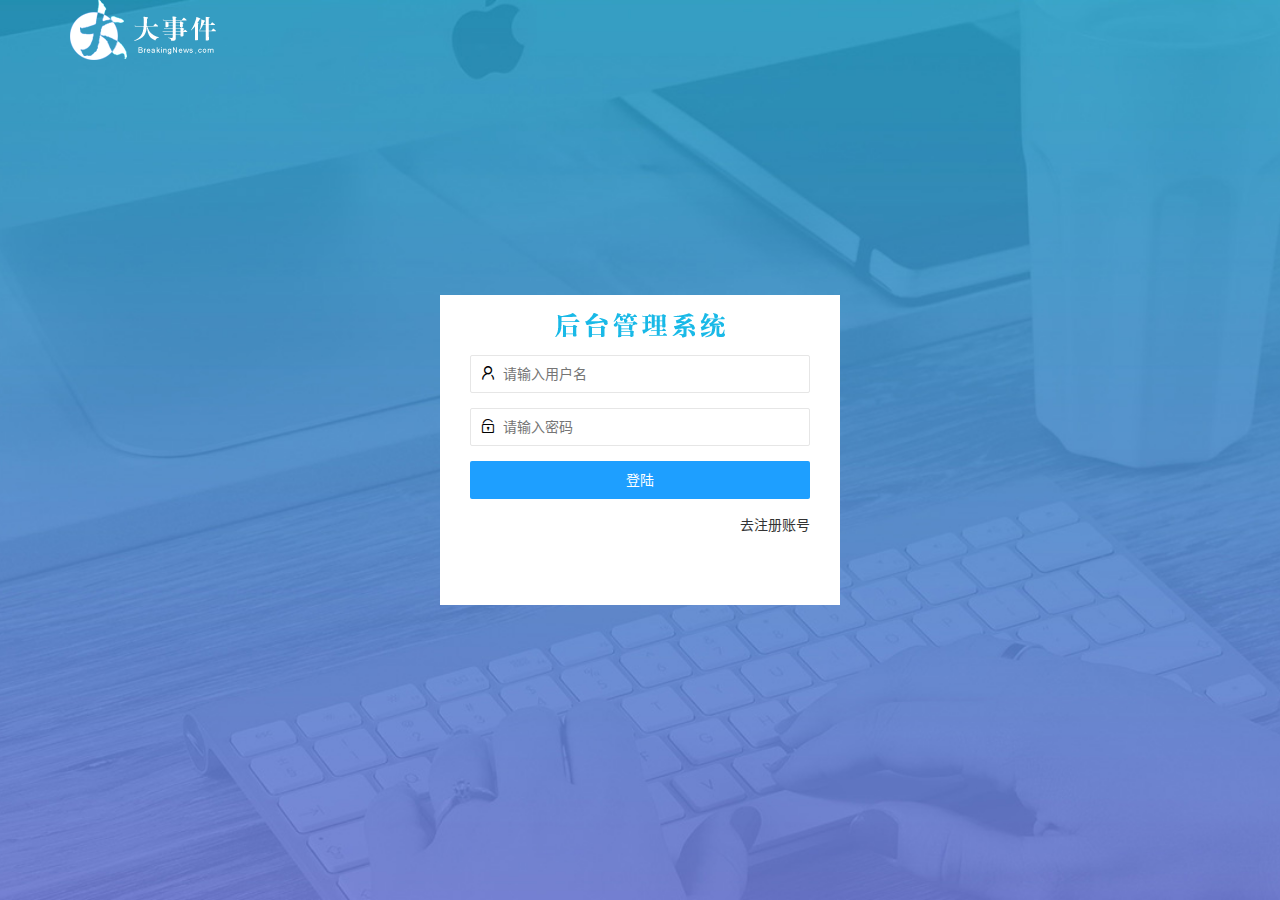
<file: login.html>
<!DOCTYPE html>
<html lang="zh-CN">

<head>
    <meta charset="UTF-8">
    <meta name="viewport" content="width=device-width, initial-scale=1.0">
    <title>大事件-登陆/注册页面</title>
    <link rel="shortcut icon" href="/favicon.ico" />
    <!-- 引入layui的css文件 -->
    <link rel="stylesheet" href="/assets/lib/layui/css/layui.css">
    <!-- 引入自己的登陆样式文件 -->
    <link rel="stylesheet" href="/assets/css/login.css">
</head>

<body>
    <!-- logo部分 -->
    <div class="layui-main">
        <img src="/assets/images/logo.png" alt="">
    </div>
    <!-- 登陆注册区域 -->
    <div class="loginAndRegBox">
        <!-- 登录注册标题 -->
        <div class="titleBox"></div>
        <!-- 登陆区域  -->
        <div class="login-box">
            <form class="layui-form" id="login_form">
                <div class="layui-form-item">
                    <i class="layui-icon layui-icon-username"></i>
                    <input type="text" name="username" required lay-verify="required" placeholder="请输入用户名"
                        autocomplete="off" class="layui-input">
                </div>
                <div class="layui-form-item">
                    <i class="layui-icon layui-icon-password"></i>
                    <input type="password" name="password" required lay-verify="required" placeholder="请输入密码"
                        autocomplete="off" class="layui-input">
                </div>
                <div class="layui-form-item">
                    <button type="submit" class="layui-btn layui-btn-fluid layui-btn-normal" lay-submit>登陆</button>
                </div>
                <div class="layui-form-item links">
                    <a href="javascript:;" id="link_reg">去注册账号</a>
                </div>
            </form>

        </div>
        <!-- 注册区域  -->
        <div class="reg-box" style="display: none;">
            <form class="layui-form" id="reg_form">
                <div class="layui-form-item">
                    <i class="layui-icon layui-icon-username"></i>
                    <input type="text" name="username" required lay-verify="required" placeholder="请输入用户名"
                        autocomplete="off" class="layui-input">
                </div>
                <div class="layui-form-item">
                    <i class="layui-icon layui-icon-password"></i>
                    <input type="password" name="password" required lay-verify="required|pwd" placeholder="请输入密码"
                        autocomplete="off" class="layui-input">
                </div>
                <div class="layui-form-item">
                    <i class="layui-icon layui-icon-password"></i>
                    <input type="password" name="repassword" required lay-verify="required|pwd|repwd"
                        placeholder="请再次确认密码" autocomplete="off" class="layui-input">
                </div>
                <div class="layui-form-item">
                    <button type="submit" class="layui-btn layui-btn-fluid layui-btn-normal" lay-submit>注册</button>
                </div>
                <div class="layui-form-item links">
                    <a href="javascript:;" id="link_login">去登陆</a>
                </div>
            </form>
        </div>
    </div>

    <!-- 引入layui 的js文件 -->
    <script src="/assets/lib/layui/layui.all.js"></script>
    <!-- 引入jQuery文件 -->
    <script src="/assets/lib/jquery.js"></script>
    <!-- 引入baseAPI.js   一定要放在jQuery和自己的js文件之间-->
    <script src="/assets/js/baseAPI.js"></script>
    <!-- 引入login的js -->
    <script src="/assets/js/login.js"></script>
</body>

</html>
</file>
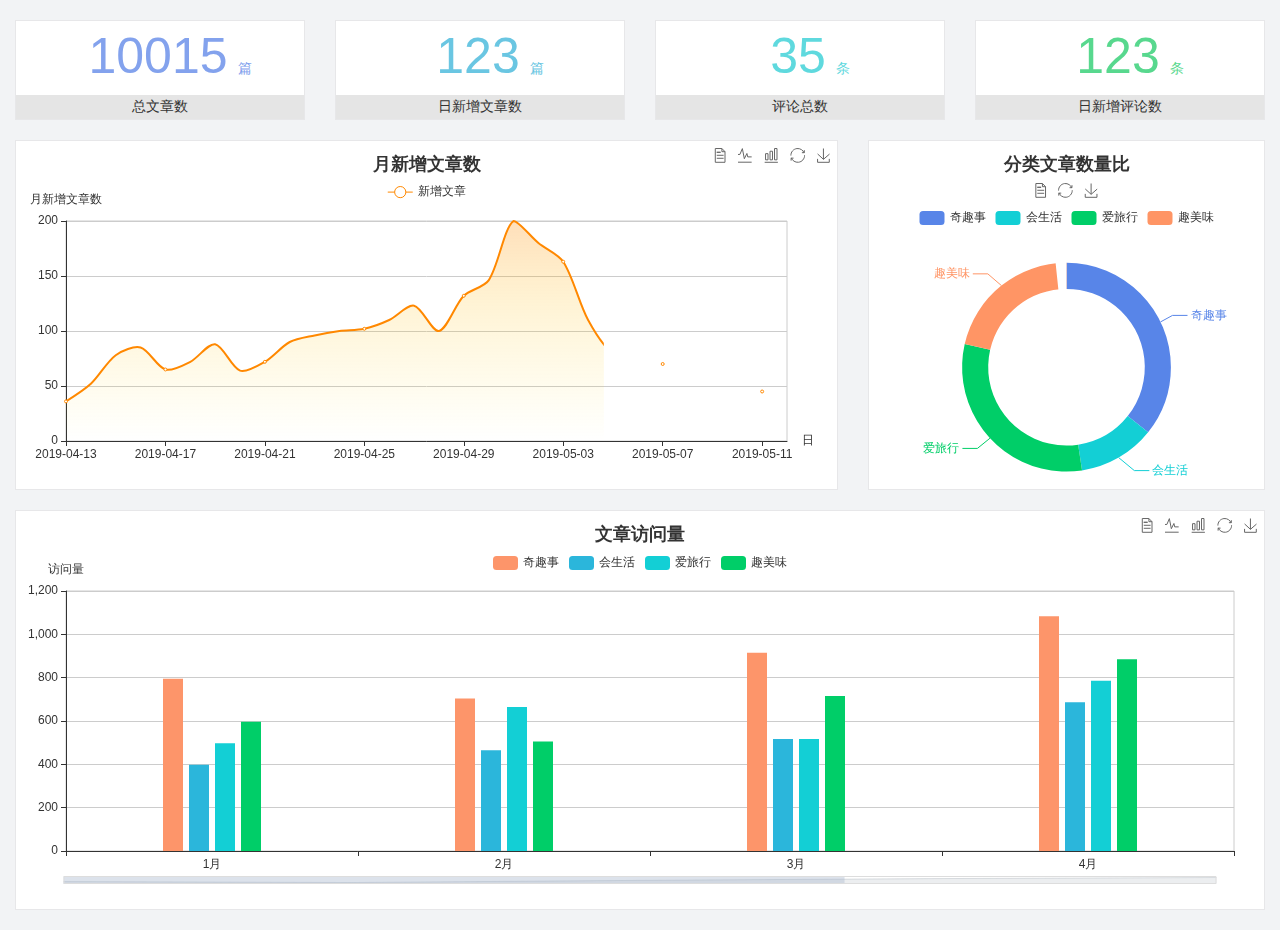
<file: home/dashboard.html>
<!DOCTYPE html>
<html lang="en">

<head>
  <meta charset="UTF-8">
  <meta name="viewport" content="width=device-width, initial-scale=1.0">
  <meta http-equiv="X-UA-Compatible" content="ie=edge">
  <title>图表统计</title>
  <link rel="stylesheet" href="../assets/lib/bootstrap.css" />
  <link rel="stylesheet" href="../assets/lib/main.css" />
  <script src="../assets/lib/jquery.js"></script>
  <script type="text/javascript" src="../assets/lib/echarts.min.js"></script>
</head>

<body>
  <div class="container-fluid">
    <div class="row spannel_list">
      <div class="col-sm-3 col-xs-6">
        <div class="spannel">
          <em>10015</em><span>篇</span>
          <b>总文章数</b>
        </div>
      </div>
      <div class="col-sm-3 col-xs-6">
        <div class="spannel scolor01">
          <em>123</em><span>篇</span>
          <b>日新增文章数</b>
        </div>
      </div>
      <div class="col-sm-3 col-xs-6">
        <div class="spannel scolor02">
          <em>35</em><span>条</span>
          <b>评论总数</b>
        </div>
      </div>
      <div class="col-sm-3 col-xs-6">
        <div class="spannel scolor03">
          <em>123</em><span>条</span>
          <b>日新增评论数</b>
        </div>
      </div>
    </div>
  </div>

  <div class="container-fluid">
    <div class="row curve-pie">
      <div class="col-lg-8 col-md-8">
        <div class="gragh_pannel" id="curve_show"></div>
      </div>
      <div class="col-lg-4 col-md-4">
        <div class="gragh_pannel" id="pie_show"></div>
      </div>
    </div>
  </div>

  <div class="container-fluid">
    <div class="column_pannel" id="column_show"></div>
  </div>

  <script>
    var oChart = echarts.init(document.getElementById('curve_show'));
    var aList_all = [
      { 'count': 36, 'date': '2019-04-13' },
      { 'count': 52, 'date': '2019-04-14' },
      { 'count': 78, 'date': '2019-04-15' },
      { 'count': 85, 'date': '2019-04-16' },
      { 'count': 65, 'date': '2019-04-17' },
      { 'count': 72, 'date': '2019-04-18' },
      { 'count': 88, 'date': '2019-04-19' },
      { 'count': 64, 'date': '2019-04-20' },
      { 'count': 72, 'date': '2019-04-21' },
      { 'count': 90, 'date': '2019-04-22' },
      { 'count': 96, 'date': '2019-04-23' },
      { 'count': 100, 'date': '2019-04-24' },
      { 'count': 102, 'date': '2019-04-25' },
      { 'count': 110, 'date': '2019-04-26' },
      { 'count': 123, 'date': '2019-04-27' },
      { 'count': 100, 'date': '2019-04-28' },
      { 'count': 132, 'date': '2019-04-29' },
      { 'count': 146, 'date': '2019-04-30' },
      { 'count': 200, 'date': '2019-05-01' },
      { 'count': 180, 'date': '2019-05-02' },
      { 'count': 163, 'date': '2019-05-03' },
      { 'count': 110, 'date': '2019-05-04' },
      { 'count': 80, 'date': '2019-05-05' },
      { 'count': 82, 'date': '2019-05-06' },
      { 'count': 70, 'date': '2019-05-07' },
      { 'count': 65, 'date': '2019-05-08' },
      { 'count': 54, 'date': '2019-05-09' },
      { 'count': 40, 'date': '2019-05-10' },
      { 'count': 45, 'date': '2019-05-11' },
      { 'count': 38, 'date': '2019-05-12' },
    ];

    let aCount = [];
    let aDate = [];

    for (var i = 0; i < aList_all.length; i++) {
      aCount.push(aList_all[i].count);
      aDate.push(aList_all[i].date);
    }

    var chartopt = {
      title: {
        text: '月新增文章数',
        left: 'center',
        top: '10'
      },
      tooltip: {
        trigger: 'axis'
      },
      legend: {
        data: ['新增文章'],
        top: '40'
      },
      toolbox: {
        show: true,
        feature: {
          mark: { show: true },
          dataView: { show: true, readOnly: false },
          magicType: { show: true, type: ['line', 'bar'] },
          restore: { show: true },
          saveAsImage: { show: true }
        }
      },
      calculable: true,
      xAxis: [
        {
          name: '日',
          type: 'category',
          boundaryGap: false,
          data: aDate
        }
      ],
      yAxis: [
        {
          name: '月新增文章数',
          type: 'value'
        }
      ],
      series: [
        {
          name: '新增文章',
          type: 'line',
          smooth: true,
          itemStyle: { normal: { areaStyle: { type: 'default' }, color: '#f80' }, lineStyle: { color: '#f80' } },
          data: aCount
        }],
      areaStyle: {
        normal: {
          color: new echarts.graphic.LinearGradient(0, 0, 0, 1, [{
            offset: 0,
            color: 'rgba(255,136,0,0.39)'
          }, {
            offset: .34,
            color: 'rgba(255,180,0,0.25)'
          }, {
            offset: 1,
            color: 'rgba(255,222,0,0.00)'
          }])

        }
      },
      grid: {
        show: true,
        x: 50,
        x2: 50,
        y: 80,
        height: 220
      }
    };

    oChart.setOption(chartopt);


    var oPie = echarts.init(document.getElementById('pie_show'));
    var oPieopt =
    {
      title: {
        top: 10,
        text: '分类文章数量比',
        x: 'center'
      },
      tooltip: {
        trigger: 'item',
        formatter: "{a} <br/>{b} : {c} ({d}%)"
      },
      color: ['#5885e8', '#13cfd5', '#00ce68', '#ff9565'],
      legend: {
        x: 'center',
        top: 65,
        data: ['奇趣事', '会生活', '爱旅行', '趣美味']
      },
      toolbox: {
        show: true,
        x: 'center',
        top: 35,
        feature: {
          mark: { show: true },
          dataView: { show: true, readOnly: false },
          magicType: {
            show: true,
            type: ['pie', 'funnel'],
            option: {
              funnel: {
                x: '25%',
                width: '50%',
                funnelAlign: 'left',
                max: 1548
              }
            }
          },
          restore: { show: true },
          saveAsImage: { show: true }
        }
      },
      calculable: true,
      series: [
        {
          name: '访问来源',
          type: 'pie',
          radius: ['45%', '60%'],
          center: ['50%', '65%'],
          data: [
            { value: 300, name: '奇趣事' },
            { value: 100, name: '会生活' },
            { value: 260, name: '爱旅行' },
            { value: 180, name: '趣美味' }
          ]
        }
      ]
    };
    oPie.setOption(oPieopt);



    var oColumn = this.echarts.init(document.getElementById('column_show'));
    var oColumnopt =
    {
      title: {
        text: '文章访问量',
        left: 'center',
        top: '10'
      },
      tooltip: {
        trigger: 'axis'
      },
      legend: {
        data: ['奇趣事', '会生活', '爱旅行', '趣美味'],
        top: '40'
      },
      toolbox: {
        show: true,
        feature: {
          mark: { show: true },
          dataView: { show: true, readOnly: false },
          magicType: { show: true, type: ['line', 'bar'] },
          restore: { show: true },
          saveAsImage: { show: true }
        }
      },
      calculable: true,
      xAxis: [
        {
          type: 'category',
          data: ['1月', '2月', '3月', '4月', '5月']
        }
      ],
      yAxis: [
        {
          name: '访问量',
          type: 'value'
        }
      ],
      series: [
        {
          name: '奇趣事',
          type: 'bar',
          barWidth: 20,
          itemStyle: {
            normal: { areaStyle: { type: 'default' }, color: '#fd956a' }
          },
          data: [800, 708, 920, 1090, 1200]
        },
        {
          name: '会生活',
          type: 'bar',
          barWidth: 20,
          itemStyle: {
            normal: { areaStyle: { type: 'default' }, color: '#2bb6db' }
          },
          data: [400, 468, 520, 690, 800]
        },
        {
          name: '爱旅行',
          type: 'bar',
          barWidth: 20,
          itemStyle: {
            normal: { areaStyle: { type: 'default' }, color: '#13cfd5' }
          },
          data: [500, 668, 520, 790, 900]
        },
        {
          name: '趣美味',
          type: 'bar',
          barWidth: 20,
          itemStyle: {
            normal: { areaStyle: { type: 'default' }, color: '#00ce68' }
          },
          data: [600, 508, 720, 890, 1000]
        }
      ],
      grid: {
        show: true,
        x: 50,
        x2: 30,
        y: 80,
        height: 260
      },
      dataZoom: [//给x轴设置滚动条
        {
          start: 0,//默认为0
          end: 100 - 1000 / 31,//默认为100
          type: 'slider',
          show: true,
          xAxisIndex: [0],
          handleSize: 0,//滑动条的 左右2个滑动条的大小
          height: 8,//组件高度
          left: 45, //左边的距离
          right: 50,//右边的距离
          bottom: 26,//右边的距离
          handleColor: '#ddd',//h滑动图标的颜色
          handleStyle: {
            borderColor: "#cacaca",
            borderWidth: "1",
            shadowBlur: 2,
            background: "#ddd",
            shadowColor: "#ddd",
          }
        }]
    };
    oColumn.setOption(oColumnopt);
  </script>
</body>

</html>
</file>
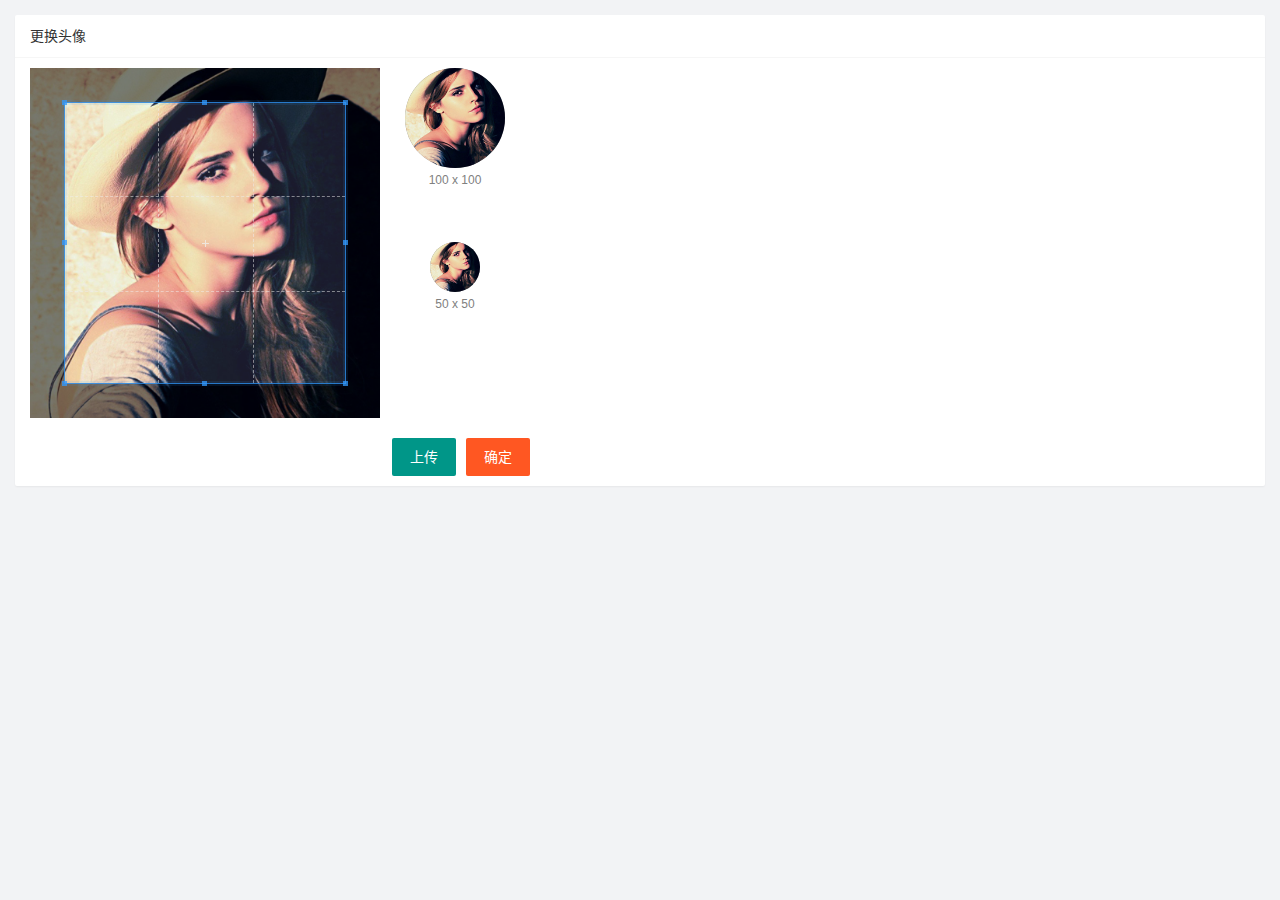
<file: user/user_avatar.html>
<!DOCTYPE html>
<html lang="zh-CN">

<head>
    <meta charset="UTF-8">
    <meta name="viewport" content="width=device-width, initial-scale=1.0">
    <title>Document</title>
    <link rel="stylesheet" href="/assets/lib/layui/css/layui.css">

    <link rel="stylesheet" href="/assets/lib/cropper/cropper.css">
    <link rel="stylesheet" href="/assets/css/user/user_avatar.css">
</head>

<body>
    <div class="layui-card">
        <div class="layui-card-header">更换头像</div>
        <div class="layui-card-body">
            <!-- 第一行的图片裁剪和预览区域 -->
            <div class="row1">
                <!-- 图片裁剪区域 -->
                <div class="cropper-box">
                    <!-- 这个 img 标签很重要，将来会把它初始化为裁剪区域 -->
                    <img id="image" src="/assets/images/sample.jpg" />
                </div>
                <!-- 图片的预览区域 -->
                <div class="preview-box">
                    <div>
                        <!-- 宽高为 100px 的预览区域 -->
                        <div class="img-preview w100"></div>
                        <p class="size">100 x 100</p>
                    </div>
                    <div>
                        <!-- 宽高为 50px 的预览区域 -->
                        <div class="img-preview w50"></div>
                        <p class="size">50 x 50</p>
                    </div>
                </div>
            </div <!-- 第二行的按钮区域 -->
            <div class="row2">
                <!-- accept属性可以指定用户可以选择什么类型的图片 -->
                <input type="file" id="file" accept="image/png,image/jpeg" style="display: none;">
                <button type="button" class="layui-btn" id="btnChooseImage">上传</button>
                <button type="button" class="layui-btn layui-btn-danger" id="btnUpload">确定</button>
            </div>
        </div>
    </div>



    <script src="/assets/lib/layui/layui.all.js"></script>

    <script src="/assets/lib/jquery.js"></script>
    <script src="/assets/lib/cropper/Cropper.js"></script>
    <script src="/assets/lib/cropper/jquery-cropper.js"></script>


    <script src="/assets/js/baseAPI.js"></script>

    <script src="/assets/js/user/user_avatar.js"></script>
</body>

</html>
</file>
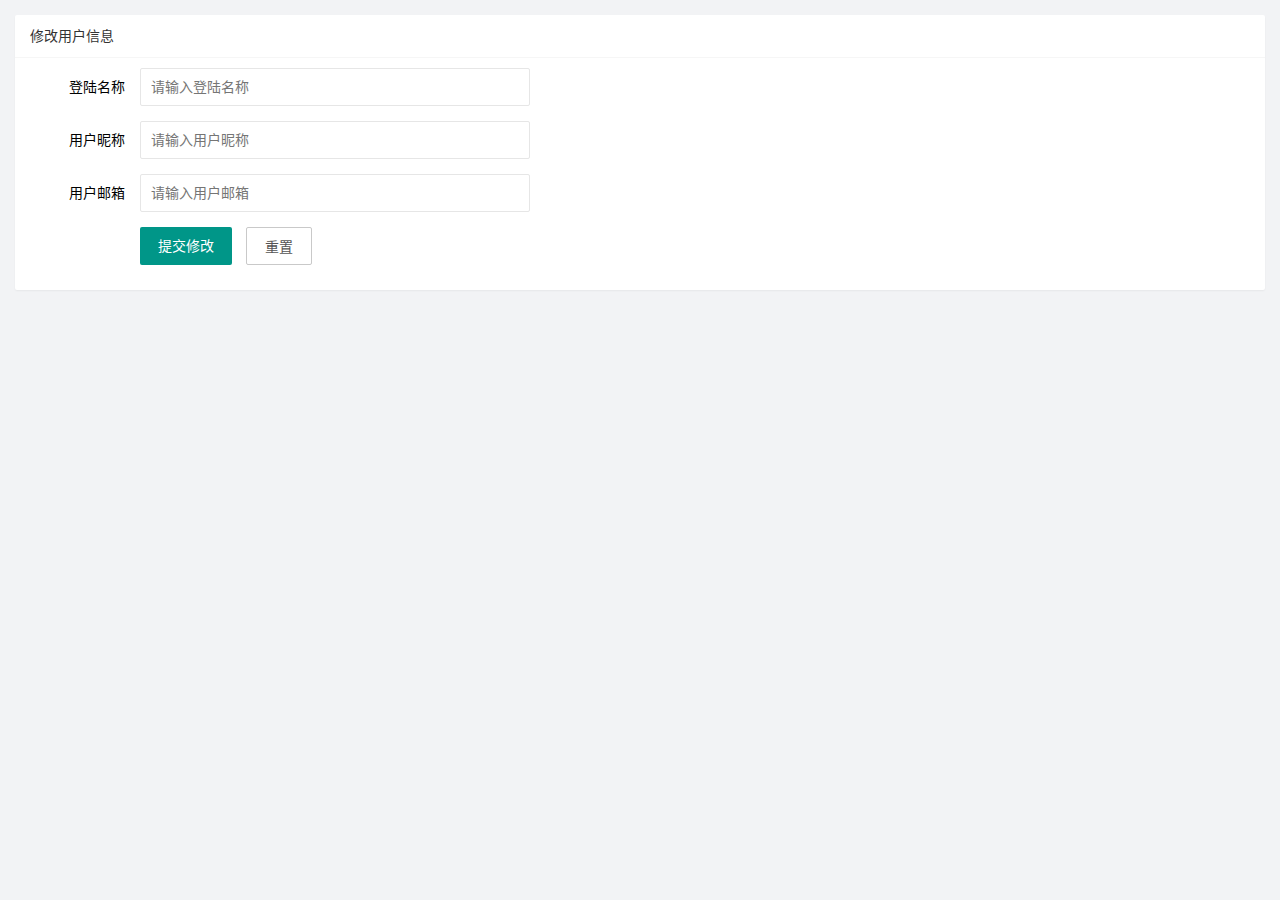
<file: user/user_info.html>
<!DOCTYPE html>
<html lang="zh-CN">

<head>
    <meta charset="UTF-8">
    <meta name="viewport" content="width=device-width, initial-scale=1.0">
    <title>Document</title>
    <link rel="stylesheet" href="/assets/lib/layui/css/layui.css">
    <link rel="stylesheet" href="/assets/css/user/user_info.css">
</head>

<body>
    <div class="layui-card">
        <div class="layui-card-header">修改用户信息</div>
        <div class="layui-card-body">
            <form class="layui-form" lay-filter="formUserInfo">
                <input type="hidden" name="id">
                <div class="layui-form-item">
                    <label class="layui-form-label">登陆名称</label>
                    <div class="layui-input-block">
                        <input type="text" name="username" required lay-verify="required" placeholder="请输入登陆名称"
                            autocomplete="off" class="layui-input" readonly>
                    </div>
                </div>
                <div class="layui-form-item">
                    <label class="layui-form-label">用户昵称</label>
                    <div class="layui-input-block">
                        <input type="text" name="nickname" required lay-verify="required" placeholder="请输入用户昵称"
                            autocomplete="off" class="layui-input">
                    </div>
                </div>
                <div class="layui-form-item">
                    <label class="layui-form-label">用户邮箱</label>
                    <div class="layui-input-block">
                        <input type="text" name="email" required lay-verify="required" placeholder="请输入用户邮箱"
                            autocomplete="off" class="layui-input">
                    </div>
                </div>

                <div class="layui-form-item">
                    <div class="layui-input-block">
                        <button class="layui-btn" lay-submit lay-filter="formDemo">提交修改</button>
                        <button type="reset" class="layui-btn layui-btn-primary" id="btnReset">重置</button>
                    </div>
                </div>
            </form>

        </div>
    </div>



    <script src="/assets/lib/layui/layui.all.js"></script>

    <script src="/assets/lib/jquery.js"></script>

    <script src="/assets/js/baseAPI.js"></script>

    <script src="/assets/js/user/user_info.js"></script>
</body>

</html>
</file>
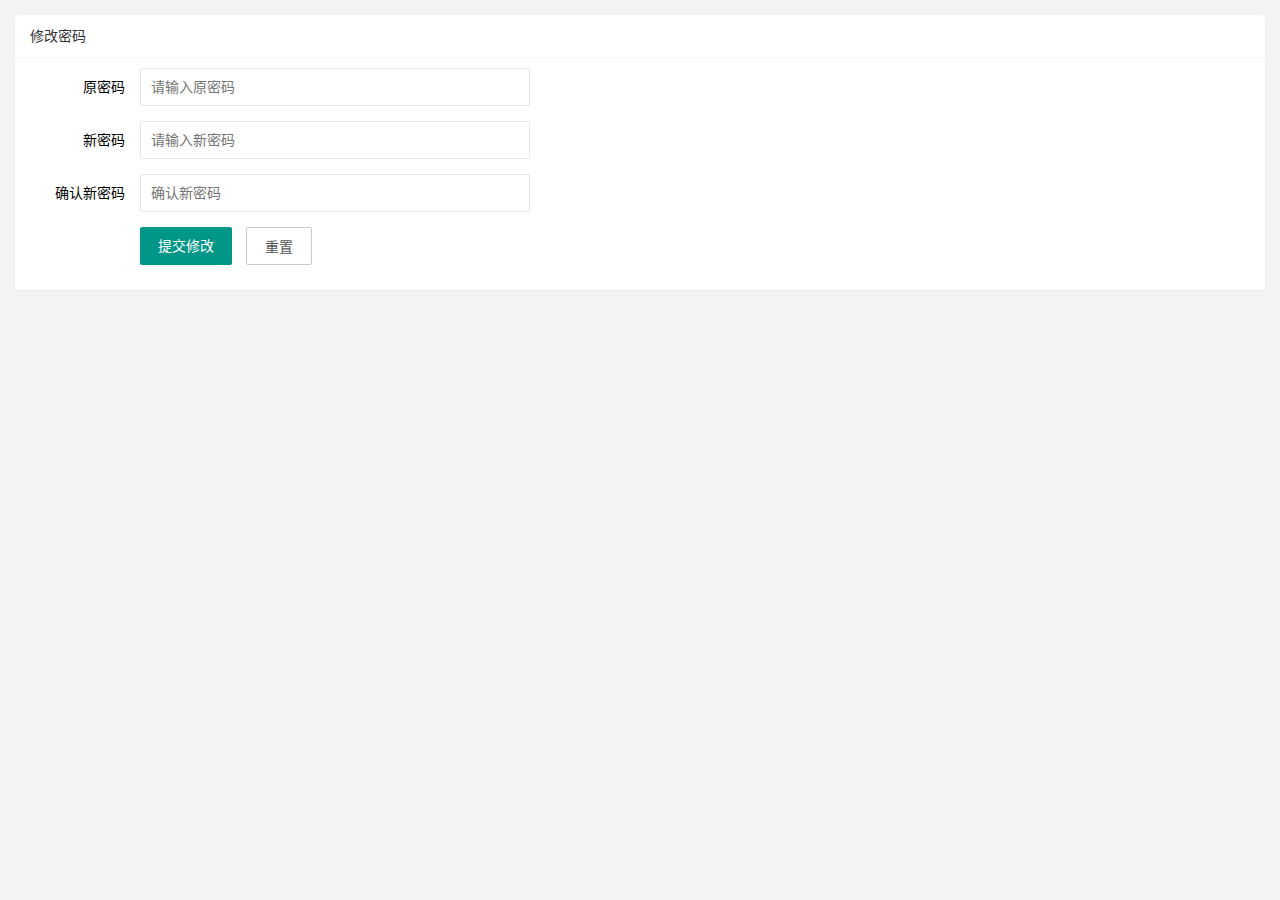
<file: user/user_pwd.html>
<!DOCTYPE html>
<html lang="zh-CN">

<head>
    <meta charset="UTF-8">
    <meta name="viewport" content="width=device-width, initial-scale=1.0">
    <title>Document</title>
    <link rel="stylesheet" href="/assets/lib/layui/css/layui.css">
    <link rel="stylesheet" href="/assets/css/user/user_pwd.css">
</head>

<body>
    <div class="layui-card">
        <div class="layui-card-header">修改密码</div>
        <div class="layui-card-body">
            <form class="layui-form" lay-filter="formUserInfo">
                <div class="layui-form-item">
                    <label class="layui-form-label">原密码</label>
                    <div class="layui-input-block">
                        <input type="text" name="oldPwd" required lay-verify="required|pwd" placeholder="请输入原密码"
                            autocomplete="off" class="layui-input">
                    </div>
                </div>
                <div class="layui-form-item">
                    <label class="layui-form-label">新密码</label>
                    <div class="layui-input-block">
                        <input type="text" name="newPwd" required lay-verify="required|pwd|newPwd" placeholder="请输入新密码"
                            autocomplete="off" class="layui-input">
                    </div>
                </div>
                <div class="layui-form-item">
                    <label class="layui-form-label">确认新密码</label>
                    <div class="layui-input-block">
                        <input type="text" name="rePwd" required lay-verify="required|pwd|rePwd" placeholder="确认新密码"
                            autocomplete="off" class="layui-input">
                    </div>
                </div>

                <div class="layui-form-item">
                    <div class="layui-input-block">
                        <button class="layui-btn" lay-submit lay-filter="formDemo">提交修改</button>
                        <button type="reset" class="layui-btn layui-btn-primary" id="btnReset">重置</button>
                    </div>
                </div>
            </form>

        </div>
    </div>








    <script src="/assets/lib/layui/layui.all.js"></script>
    <script src="/assets/lib/jquery.js"></script>
    <script src="/assets/js/baseAPI.js"></script>
    <script src="/assets/js/user/user_pwd.js"></script>
</body>

</html>
</file>
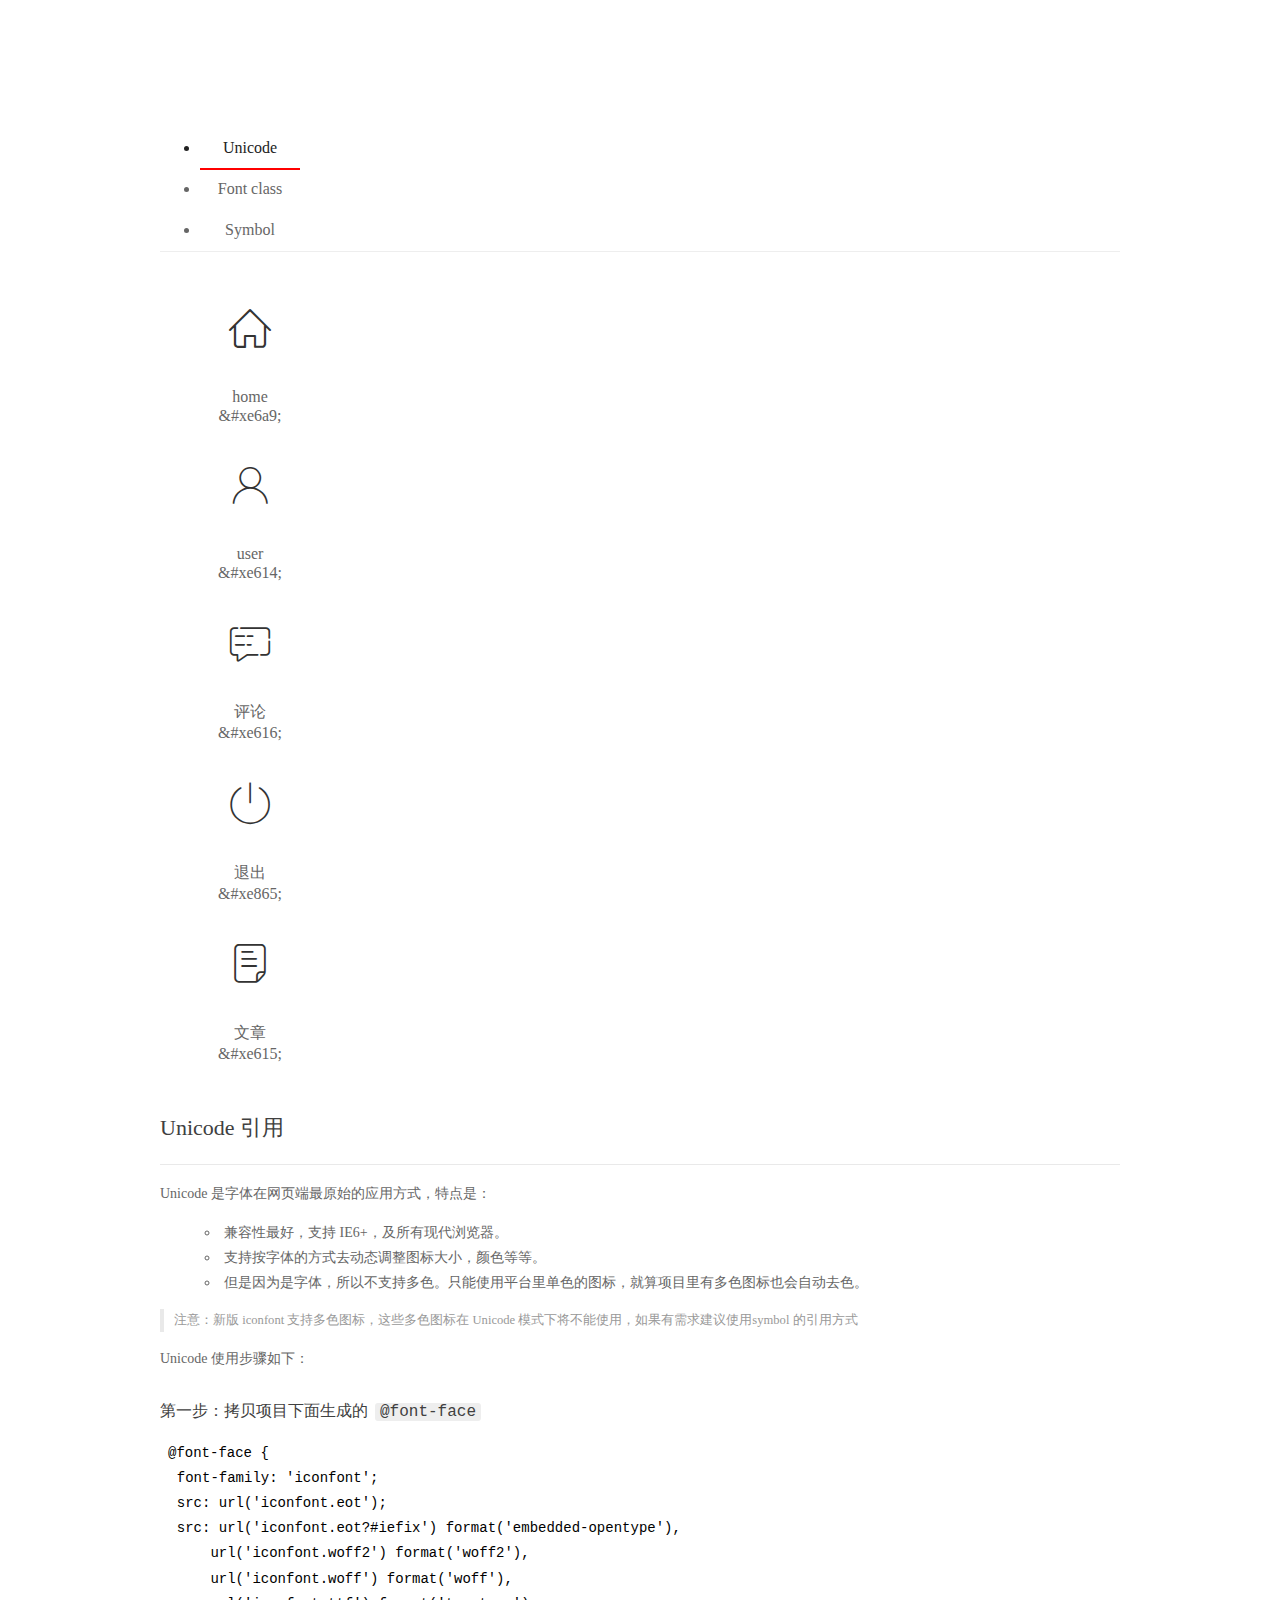
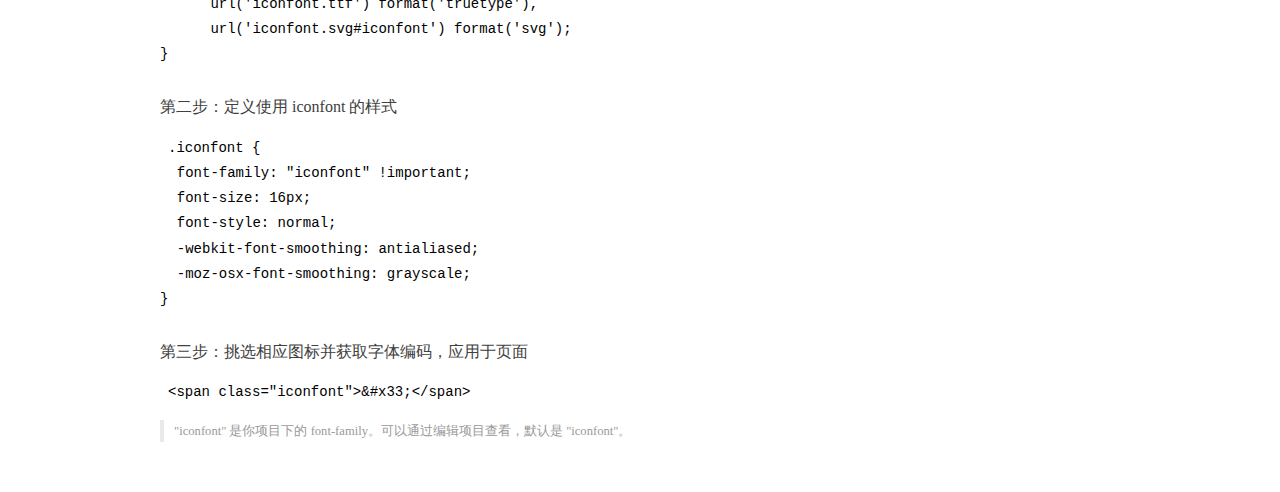
<file: assets/fonts/demo_index.html>
<!DOCTYPE html>
<html>
<head>
  <meta charset="utf-8"/>
  <title>IconFont Demo</title>
  <link rel="shortcut icon" href="https://gtms04.alicdn.com/tps/i4/TB1_oz6GVXXXXaFXpXXJDFnIXXX-64-64.ico" type="image/x-icon"/>
  <link rel="stylesheet" href="https://g.alicdn.com/thx/cube/1.3.2/cube.min.css">
  <link rel="stylesheet" href="demo.css">
  <link rel="stylesheet" href="iconfont.css">
  <script src="iconfont.js"></script>
  <!-- jQuery -->
  <script src="https://a1.alicdn.com/oss/uploads/2018/12/26/7bfddb60-08e8-11e9-9b04-53e73bb6408b.js"></script>
  <!-- 代码高亮 -->
  <script src="https://a1.alicdn.com/oss/uploads/2018/12/26/a3f714d0-08e6-11e9-8a15-ebf944d7534c.js"></script>
</head>
<body>
  <div class="main">
    <h1 class="logo"><a href="https://www.iconfont.cn/" title="iconfont 首页" target="_blank">&#xe86b;</a></h1>
    <div class="nav-tabs">
      <ul id="tabs" class="dib-box">
        <li class="dib active"><span>Unicode</span></li>
        <li class="dib"><span>Font class</span></li>
        <li class="dib"><span>Symbol</span></li>
      </ul>
      
    </div>
    <div class="tab-container">
      <div class="content unicode" style="display: block;">
          <ul class="icon_lists dib-box">
          
            <li class="dib">
              <span class="icon iconfont">&#xe6a9;</span>
                <div class="name">home</div>
                <div class="code-name">&amp;#xe6a9;</div>
              </li>
          
            <li class="dib">
              <span class="icon iconfont">&#xe614;</span>
                <div class="name">user</div>
                <div class="code-name">&amp;#xe614;</div>
              </li>
          
            <li class="dib">
              <span class="icon iconfont">&#xe616;</span>
                <div class="name">评论</div>
                <div class="code-name">&amp;#xe616;</div>
              </li>
          
            <li class="dib">
              <span class="icon iconfont">&#xe865;</span>
                <div class="name">退出</div>
                <div class="code-name">&amp;#xe865;</div>
              </li>
          
            <li class="dib">
              <span class="icon iconfont">&#xe615;</span>
                <div class="name">文章</div>
                <div class="code-name">&amp;#xe615;</div>
              </li>
          
          </ul>
          <div class="article markdown">
          <h2 id="unicode-">Unicode 引用</h2>
          <hr>

          <p>Unicode 是字体在网页端最原始的应用方式，特点是：</p>
          <ul>
            <li>兼容性最好，支持 IE6+，及所有现代浏览器。</li>
            <li>支持按字体的方式去动态调整图标大小，颜色等等。</li>
            <li>但是因为是字体，所以不支持多色。只能使用平台里单色的图标，就算项目里有多色图标也会自动去色。</li>
          </ul>
          <blockquote>
            <p>注意：新版 iconfont 支持多色图标，这些多色图标在 Unicode 模式下将不能使用，如果有需求建议使用symbol 的引用方式</p>
          </blockquote>
          <p>Unicode 使用步骤如下：</p>
          <h3 id="-font-face">第一步：拷贝项目下面生成的 <code>@font-face</code></h3>
<pre><code class="language-css"
>@font-face {
  font-family: 'iconfont';
  src: url('iconfont.eot');
  src: url('iconfont.eot?#iefix') format('embedded-opentype'),
      url('iconfont.woff2') format('woff2'),
      url('iconfont.woff') format('woff'),
      url('iconfont.ttf') format('truetype'),
      url('iconfont.svg#iconfont') format('svg');
}
</code></pre>
          <h3 id="-iconfont-">第二步：定义使用 iconfont 的样式</h3>
<pre><code class="language-css"
>.iconfont {
  font-family: "iconfont" !important;
  font-size: 16px;
  font-style: normal;
  -webkit-font-smoothing: antialiased;
  -moz-osx-font-smoothing: grayscale;
}
</code></pre>
          <h3 id="-">第三步：挑选相应图标并获取字体编码，应用于页面</h3>
<pre>
<code class="language-html"
>&lt;span class="iconfont"&gt;&amp;#x33;&lt;/span&gt;
</code></pre>
          <blockquote>
            <p>"iconfont" 是你项目下的 font-family。可以通过编辑项目查看，默认是 "iconfont"。</p>
          </blockquote>
          </div>
      </div>
      <div class="content font-class">
        <ul class="icon_lists dib-box">
          
          <li class="dib">
            <span class="icon iconfont icon-home"></span>
            <div class="name">
              home
            </div>
            <div class="code-name">.icon-home
            </div>
          </li>
          
          <li class="dib">
            <span class="icon iconfont icon-user"></span>
            <div class="name">
              user
            </div>
            <div class="code-name">.icon-user
            </div>
          </li>
          
          <li class="dib">
            <span class="icon iconfont icon-pinglun"></span>
            <div class="name">
              评论
            </div>
            <div class="code-name">.icon-pinglun
            </div>
          </li>
          
          <li class="dib">
            <span class="icon iconfont icon-tuichu"></span>
            <div class="name">
              退出
            </div>
            <div class="code-name">.icon-tuichu
            </div>
          </li>
          
          <li class="dib">
            <span class="icon iconfont icon-16"></span>
            <div class="name">
              文章
            </div>
            <div class="code-name">.icon-16
            </div>
          </li>
          
        </ul>
        <div class="article markdown">
        <h2 id="font-class-">font-class 引用</h2>
        <hr>

        <p>font-class 是 Unicode 使用方式的一种变种，主要是解决 Unicode 书写不直观，语意不明确的问题。</p>
        <p>与 Unicode 使用方式相比，具有如下特点：</p>
        <ul>
          <li>兼容性良好，支持 IE8+，及所有现代浏览器。</li>
          <li>相比于 Unicode 语意明确，书写更直观。可以很容易分辨这个 icon 是什么。</li>
          <li>因为使用 class 来定义图标，所以当要替换图标时，只需要修改 class 里面的 Unicode 引用。</li>
          <li>不过因为本质上还是使用的字体，所以多色图标还是不支持的。</li>
        </ul>
        <p>使用步骤如下：</p>
        <h3 id="-fontclass-">第一步：引入项目下面生成的 fontclass 代码：</h3>
<pre><code class="language-html">&lt;link rel="stylesheet" href="./iconfont.css"&gt;
</code></pre>
        <h3 id="-">第二步：挑选相应图标并获取类名，应用于页面：</h3>
<pre><code class="language-html">&lt;span class="iconfont icon-xxx"&gt;&lt;/span&gt;
</code></pre>
        <blockquote>
          <p>"
            iconfont" 是你项目下的 font-family。可以通过编辑项目查看，默认是 "iconfont"。</p>
        </blockquote>
      </div>
      </div>
      <div class="content symbol">
          <ul class="icon_lists dib-box">
          
            <li class="dib">
                <svg class="icon svg-icon" aria-hidden="true">
                  <use xlink:href="#icon-home"></use>
                </svg>
                <div class="name">home</div>
                <div class="code-name">#icon-home</div>
            </li>
          
            <li class="dib">
                <svg class="icon svg-icon" aria-hidden="true">
                  <use xlink:href="#icon-user"></use>
                </svg>
                <div class="name">user</div>
                <div class="code-name">#icon-user</div>
            </li>
          
            <li class="dib">
                <svg class="icon svg-icon" aria-hidden="true">
                  <use xlink:href="#icon-pinglun"></use>
                </svg>
                <div class="name">评论</div>
                <div class="code-name">#icon-pinglun</div>
            </li>
          
            <li class="dib">
                <svg class="icon svg-icon" aria-hidden="true">
                  <use xlink:href="#icon-tuichu"></use>
                </svg>
                <div class="name">退出</div>
                <div class="code-name">#icon-tuichu</div>
            </li>
          
            <li class="dib">
                <svg class="icon svg-icon" aria-hidden="true">
                  <use xlink:href="#icon-16"></use>
                </svg>
                <div class="name">文章</div>
                <div class="code-name">#icon-16</div>
            </li>
          
          </ul>
          <div class="article markdown">
          <h2 id="symbol-">Symbol 引用</h2>
          <hr>

          <p>这是一种全新的使用方式，应该说这才是未来的主流，也是平台目前推荐的用法。相关介绍可以参考这篇<a href="">文章</a>
            这种用法其实是做了一个 SVG 的集合，与另外两种相比具有如下特点：</p>
          <ul>
            <li>支持多色图标了，不再受单色限制。</li>
            <li>通过一些技巧，支持像字体那样，通过 <code>font-size</code>, <code>color</code> 来调整样式。</li>
            <li>兼容性较差，支持 IE9+，及现代浏览器。</li>
            <li>浏览器渲染 SVG 的性能一般，还不如 png。</li>
          </ul>
          <p>使用步骤如下：</p>
          <h3 id="-symbol-">第一步：引入项目下面生成的 symbol 代码：</h3>
<pre><code class="language-html">&lt;script src="./iconfont.js"&gt;&lt;/script&gt;
</code></pre>
          <h3 id="-css-">第二步：加入通用 CSS 代码（引入一次就行）：</h3>
<pre><code class="language-html">&lt;style&gt;
.icon {
  width: 1em;
  height: 1em;
  vertical-align: -0.15em;
  fill: currentColor;
  overflow: hidden;
}
&lt;/style&gt;
</code></pre>
          <h3 id="-">第三步：挑选相应图标并获取类名，应用于页面：</h3>
<pre><code class="language-html">&lt;svg class="icon" aria-hidden="true"&gt;
  &lt;use xlink:href="#icon-xxx"&gt;&lt;/use&gt;
&lt;/svg&gt;
</code></pre>
          </div>
      </div>

    </div>
  </div>
  <script>
  $(document).ready(function () {
      $('.tab-container .content:first').show()

      $('#tabs li').click(function (e) {
        var tabContent = $('.tab-container .content')
        var index = $(this).index()

        if ($(this).hasClass('active')) {
          return
        } else {
          $('#tabs li').removeClass('active')
          $(this).addClass('active')

          tabContent.hide().eq(index).fadeIn()
        }
      })
    })
  </script>
</body>
</html>
</file>
<file: assets/lib/layui/css/layui.css>
/** layui-v2.5.5 MIT License By https://www.layui.com */
 .layui-inline,img{display:inline-block;vertical-align:middle}h1,h2,h3,h4,h5,h6{font-weight:400}.layui-edge,.layui-header,.layui-inline,.layui-main{position:relative}.layui-body,.layui-edge,.layui-elip{overflow:hidden}.layui-btn,.layui-edge,.layui-inline,img{vertical-align:middle}.layui-btn,.layui-disabled,.layui-icon,.layui-unselect{-moz-user-select:none;-webkit-user-select:none;-ms-user-select:none}.layui-elip,.layui-form-checkbox span,.layui-form-pane .layui-form-label{text-overflow:ellipsis;white-space:nowrap}.layui-breadcrumb,.layui-tree-btnGroup{visibility:hidden}blockquote,body,button,dd,div,dl,dt,form,h1,h2,h3,h4,h5,h6,input,li,ol,p,pre,td,textarea,th,ul{margin:0;padding:0;-webkit-tap-highlight-color:rgba(0,0,0,0)}a:active,a:hover{outline:0}img{border:none}li{list-style:none}table{border-collapse:collapse;border-spacing:0}h4,h5,h6{font-size:100%}button,input,optgroup,option,select,textarea{font-family:inherit;font-size:inherit;font-style:inherit;font-weight:inherit;outline:0}pre{white-space:pre-wrap;white-space:-moz-pre-wrap;white-space:-pre-wrap;white-space:-o-pre-wrap;word-wrap:break-word}body{line-height:24px;font:14px Helvetica Neue,Helvetica,PingFang SC,Tahoma,Arial,sans-serif}hr{height:1px;margin:10px 0;border:0;clear:both}a{color:#333;text-decoration:none}a:hover{color:#777}a cite{font-style:normal;*cursor:pointer}.layui-border-box,.layui-border-box *{box-sizing:border-box}.layui-box,.layui-box *{box-sizing:content-box}.layui-clear{clear:both;*zoom:1}.layui-clear:after{content:'\20';clear:both;*zoom:1;display:block;height:0}.layui-inline{*display:inline;*zoom:1}.layui-edge{display:inline-block;width:0;height:0;border-width:6px;border-style:dashed;border-color:transparent}.layui-edge-top{top:-4px;border-bottom-color:#999;border-bottom-style:solid}.layui-edge-right{border-left-color:#999;border-left-style:solid}.layui-edge-bottom{top:2px;border-top-color:#999;border-top-style:solid}.layui-edge-left{border-right-color:#999;border-right-style:solid}.layui-disabled,.layui-disabled:hover{color:#d2d2d2!important;cursor:not-allowed!important}.layui-circle{border-radius:100%}.layui-show{display:block!important}.layui-hide{display:none!important}@font-face{font-family:layui-icon;src:url(../font/iconfont.eot?v=250);src:url(../font/iconfont.eot?v=250#iefix) format('embedded-opentype'),url(../font/iconfont.woff2?v=250) format('woff2'),url(../font/iconfont.woff?v=250) format('woff'),url(../font/iconfont.ttf?v=250) format('truetype'),url(../font/iconfont.svg?v=250#layui-icon) format('svg')}.layui-icon{font-family:layui-icon!important;font-size:16px;font-style:normal;-webkit-font-smoothing:antialiased;-moz-osx-font-smoothing:grayscale}.layui-icon-reply-fill:before{content:"\e611"}.layui-icon-set-fill:before{content:"\e614"}.layui-icon-menu-fill:before{content:"\e60f"}.layui-icon-search:before{content:"\e615"}.layui-icon-share:before{content:"\e641"}.layui-icon-set-sm:before{content:"\e620"}.layui-icon-engine:before{content:"\e628"}.layui-icon-close:before{content:"\1006"}.layui-icon-close-fill:before{content:"\1007"}.layui-icon-chart-screen:before{content:"\e629"}.layui-icon-star:before{content:"\e600"}.layui-icon-circle-dot:before{content:"\e617"}.layui-icon-chat:before{content:"\e606"}.layui-icon-release:before{content:"\e609"}.layui-icon-list:before{content:"\e60a"}.layui-icon-chart:before{content:"\e62c"}.layui-icon-ok-circle:before{content:"\1005"}.layui-icon-layim-theme:before{content:"\e61b"}.layui-icon-table:before{content:"\e62d"}.layui-icon-right:before{content:"\e602"}.layui-icon-left:before{content:"\e603"}.layui-icon-cart-simple:before{content:"\e698"}.layui-icon-face-cry:before{content:"\e69c"}.layui-icon-face-smile:before{content:"\e6af"}.layui-icon-survey:before{content:"\e6b2"}.layui-icon-tree:before{content:"\e62e"}.layui-icon-upload-circle:before{content:"\e62f"}.layui-icon-add-circle:before{content:"\e61f"}.layui-icon-download-circle:before{content:"\e601"}.layui-icon-templeate-1:before{content:"\e630"}.layui-icon-util:before{content:"\e631"}.layui-icon-face-surprised:before{content:"\e664"}.layui-icon-edit:before{content:"\e642"}.layui-icon-speaker:before{content:"\e645"}.layui-icon-down:before{content:"\e61a"}.layui-icon-file:before{content:"\e621"}.layui-icon-layouts:before{content:"\e632"}.layui-icon-rate-half:before{content:"\e6c9"}.layui-icon-add-circle-fine:before{content:"\e608"}.layui-icon-prev-circle:before{content:"\e633"}.layui-icon-read:before{content:"\e705"}.layui-icon-404:before{content:"\e61c"}.layui-icon-carousel:before{content:"\e634"}.layui-icon-help:before{content:"\e607"}.layui-icon-code-circle:before{content:"\e635"}.layui-icon-water:before{content:"\e636"}.layui-icon-username:before{content:"\e66f"}.layui-icon-find-fill:before{content:"\e670"}.layui-icon-about:before{content:"\e60b"}.layui-icon-location:before{content:"\e715"}.layui-icon-up:before{content:"\e619"}.layui-icon-pause:before{content:"\e651"}.layui-icon-date:before{content:"\e637"}.layui-icon-layim-uploadfile:before{content:"\e61d"}.layui-icon-delete:before{content:"\e640"}.layui-icon-play:before{content:"\e652"}.layui-icon-top:before{content:"\e604"}.layui-icon-friends:before{content:"\e612"}.layui-icon-refresh-3:before{content:"\e9aa"}.layui-icon-ok:before{content:"\e605"}.layui-icon-layer:before{content:"\e638"}.layui-icon-face-smile-fine:before{content:"\e60c"}.layui-icon-dollar:before{content:"\e659"}.layui-icon-group:before{content:"\e613"}.layui-icon-layim-download:before{content:"\e61e"}.layui-icon-picture-fine:before{content:"\e60d"}.layui-icon-link:before{content:"\e64c"}.layui-icon-diamond:before{content:"\e735"}.layui-icon-log:before{content:"\e60e"}.layui-icon-rate-solid:before{content:"\e67a"}.layui-icon-fonts-del:before{content:"\e64f"}.layui-icon-unlink:before{content:"\e64d"}.layui-icon-fonts-clear:before{content:"\e639"}.layui-icon-triangle-r:before{content:"\e623"}.layui-icon-circle:before{content:"\e63f"}.layui-icon-radio:before{content:"\e643"}.layui-icon-align-center:before{content:"\e647"}.layui-icon-align-right:before{content:"\e648"}.layui-icon-align-left:before{content:"\e649"}.layui-icon-loading-1:before{content:"\e63e"}.layui-icon-return:before{content:"\e65c"}.layui-icon-fonts-strong:before{content:"\e62b"}.layui-icon-upload:before{content:"\e67c"}.layui-icon-dialogue:before{content:"\e63a"}.layui-icon-video:before{content:"\e6ed"}.layui-icon-headset:before{content:"\e6fc"}.layui-icon-cellphone-fine:before{content:"\e63b"}.layui-icon-add-1:before{content:"\e654"}.layui-icon-face-smile-b:before{content:"\e650"}.layui-icon-fonts-html:before{content:"\e64b"}.layui-icon-form:before{content:"\e63c"}.layui-icon-cart:before{content:"\e657"}.layui-icon-camera-fill:before{content:"\e65d"}.layui-icon-tabs:before{content:"\e62a"}.layui-icon-fonts-code:before{content:"\e64e"}.layui-icon-fire:before{content:"\e756"}.layui-icon-set:before{content:"\e716"}.layui-icon-fonts-u:before{content:"\e646"}.layui-icon-triangle-d:before{content:"\e625"}.layui-icon-tips:before{content:"\e702"}.layui-icon-picture:before{content:"\e64a"}.layui-icon-more-vertical:before{content:"\e671"}.layui-icon-flag:before{content:"\e66c"}.layui-icon-loading:before{content:"\e63d"}.layui-icon-fonts-i:before{content:"\e644"}.layui-icon-refresh-1:before{content:"\e666"}.layui-icon-rmb:before{content:"\e65e"}.layui-icon-home:before{content:"\e68e"}.layui-icon-user:before{content:"\e770"}.layui-icon-notice:before{content:"\e667"}.layui-icon-login-weibo:before{content:"\e675"}.layui-icon-voice:before{content:"\e688"}.layui-icon-upload-drag:before{content:"\e681"}.layui-icon-login-qq:before{content:"\e676"}.layui-icon-snowflake:before{content:"\e6b1"}.layui-icon-file-b:before{content:"\e655"}.layui-icon-template:before{content:"\e663"}.layui-icon-auz:before{content:"\e672"}.layui-icon-console:before{content:"\e665"}.layui-icon-app:before{content:"\e653"}.layui-icon-prev:before{content:"\e65a"}.layui-icon-website:before{content:"\e7ae"}.layui-icon-next:before{content:"\e65b"}.layui-icon-component:before{content:"\e857"}.layui-icon-more:before{content:"\e65f"}.layui-icon-login-wechat:before{content:"\e677"}.layui-icon-shrink-right:before{content:"\e668"}.layui-icon-spread-left:before{content:"\e66b"}.layui-icon-camera:before{content:"\e660"}.layui-icon-note:before{content:"\e66e"}.layui-icon-refresh:before{content:"\e669"}.layui-icon-female:before{content:"\e661"}.layui-icon-male:before{content:"\e662"}.layui-icon-password:before{content:"\e673"}.layui-icon-senior:before{content:"\e674"}.layui-icon-theme:before{content:"\e66a"}.layui-icon-tread:before{content:"\e6c5"}.layui-icon-praise:before{content:"\e6c6"}.layui-icon-star-fill:before{content:"\e658"}.layui-icon-rate:before{content:"\e67b"}.layui-icon-template-1:before{content:"\e656"}.layui-icon-vercode:before{content:"\e679"}.layui-icon-cellphone:before{content:"\e678"}.layui-icon-screen-full:before{content:"\e622"}.layui-icon-screen-restore:before{content:"\e758"}.layui-icon-cols:before{content:"\e610"}.layui-icon-export:before{content:"\e67d"}.layui-icon-print:before{content:"\e66d"}.layui-icon-slider:before{content:"\e714"}.layui-icon-addition:before{content:"\e624"}.layui-icon-subtraction:before{content:"\e67e"}.layui-icon-service:before{content:"\e626"}.layui-icon-transfer:before{content:"\e691"}.layui-main{width:1140px;margin:0 auto}.layui-header{z-index:1000;height:60px}.layui-header a:hover{transition:all .5s;-webkit-transition:all .5s}.layui-side{position:fixed;left:0;top:0;bottom:0;z-index:999;width:200px;overflow-x:hidden}.layui-side-scroll{position:relative;width:220px;height:100%;overflow-x:hidden}.layui-body{position:absolute;left:200px;right:0;top:0;bottom:0;z-index:998;width:auto;overflow-y:auto;box-sizing:border-box}.layui-layout-body{overflow:hidden}.layui-layout-admin .layui-header{background-color:#23262E}.layui-layout-admin .layui-side{top:60px;width:200px;overflow-x:hidden}.layui-layout-admin .layui-body{position:fixed;top:60px;bottom:44px}.layui-layout-admin .layui-main{width:auto;margin:0 15px}.layui-layout-admin .layui-footer{position:fixed;left:200px;right:0;bottom:0;height:44px;line-height:44px;padding:0 15px;background-color:#eee}.layui-layout-admin .layui-logo{position:absolute;left:0;top:0;width:200px;height:100%;line-height:60px;text-align:center;color:#009688;font-size:16px}.layui-layout-admin .layui-header .layui-nav{background:0 0}.layui-layout-left{position:absolute!important;left:200px;top:0}.layui-layout-right{position:absolute!important;right:0;top:0}.layui-container{position:relative;margin:0 auto;padding:0 15px;box-sizing:border-box}.layui-fluid{position:relative;margin:0 auto;padding:0 15px}.layui-row:after,.layui-row:before{content:'';display:block;clear:both}.layui-col-lg1,.layui-col-lg10,.layui-col-lg11,.layui-col-lg12,.layui-col-lg2,.layui-col-lg3,.layui-col-lg4,.layui-col-lg5,.layui-col-lg6,.layui-col-lg7,.layui-col-lg8,.layui-col-lg9,.layui-col-md1,.layui-col-md10,.layui-col-md11,.layui-col-md12,.layui-col-md2,.layui-col-md3,.layui-col-md4,.layui-col-md5,.layui-col-md6,.layui-col-md7,.layui-col-md8,.layui-col-md9,.layui-col-sm1,.layui-col-sm10,.layui-col-sm11,.layui-col-sm12,.layui-col-sm2,.layui-col-sm3,.layui-col-sm4,.layui-col-sm5,.layui-col-sm6,.layui-col-sm7,.layui-col-sm8,.layui-col-sm9,.layui-col-xs1,.layui-col-xs10,.layui-col-xs11,.layui-col-xs12,.layui-col-xs2,.layui-col-xs3,.layui-col-xs4,.layui-col-xs5,.layui-col-xs6,.layui-col-xs7,.layui-col-xs8,.layui-col-xs9{position:relative;display:block;box-sizing:border-box}.layui-col-xs1,.layui-col-xs10,.layui-col-xs11,.layui-col-xs12,.layui-col-xs2,.layui-col-xs3,.layui-col-xs4,.layui-col-xs5,.layui-col-xs6,.layui-col-xs7,.layui-col-xs8,.layui-col-xs9{float:left}.layui-col-xs1{width:8.33333333%}.layui-col-xs2{width:16.66666667%}.layui-col-xs3{width:25%}.layui-col-xs4{width:33.33333333%}.layui-col-xs5{width:41.66666667%}.layui-col-xs6{width:50%}.layui-col-xs7{width:58.33333333%}.layui-col-xs8{width:66.66666667%}.layui-col-xs9{width:75%}.layui-col-xs10{width:83.33333333%}.layui-col-xs11{width:91.66666667%}.layui-col-xs12{width:100%}.layui-col-xs-offset1{margin-left:8.33333333%}.layui-col-xs-offset2{margin-left:16.66666667%}.layui-col-xs-offset3{margin-left:25%}.layui-col-xs-offset4{margin-left:33.33333333%}.layui-col-xs-offset5{margin-left:41.66666667%}.layui-col-xs-offset6{margin-left:50%}.layui-col-xs-offset7{margin-left:58.33333333%}.layui-col-xs-offset8{margin-left:66.66666667%}.layui-col-xs-offset9{margin-left:75%}.layui-col-xs-offset10{margin-left:83.33333333%}.layui-col-xs-offset11{margin-left:91.66666667%}.layui-col-xs-offset12{margin-left:100%}@media screen and (max-width:768px){.layui-hide-xs{display:none!important}.layui-show-xs-block{display:block!important}.layui-show-xs-inline{display:inline!important}.layui-show-xs-inline-block{display:inline-block!important}}@media screen and (min-width:768px){.layui-container{width:750px}.layui-hide-sm{display:none!important}.layui-show-sm-block{display:block!important}.layui-show-sm-inline{display:inline!important}.layui-show-sm-inline-block{display:inline-block!important}.layui-col-sm1,.layui-col-sm10,.layui-col-sm11,.layui-col-sm12,.layui-col-sm2,.layui-col-sm3,.layui-col-sm4,.layui-col-sm5,.layui-col-sm6,.layui-col-sm7,.layui-col-sm8,.layui-col-sm9{float:left}.layui-col-sm1{width:8.33333333%}.layui-col-sm2{width:16.66666667%}.layui-col-sm3{width:25%}.layui-col-sm4{width:33.33333333%}.layui-col-sm5{width:41.66666667%}.layui-col-sm6{width:50%}.layui-col-sm7{width:58.33333333%}.layui-col-sm8{width:66.66666667%}.layui-col-sm9{width:75%}.layui-col-sm10{width:83.33333333%}.layui-col-sm11{width:91.66666667%}.layui-col-sm12{width:100%}.layui-col-sm-offset1{margin-left:8.33333333%}.layui-col-sm-offset2{margin-left:16.66666667%}.layui-col-sm-offset3{margin-left:25%}.layui-col-sm-offset4{margin-left:33.33333333%}.layui-col-sm-offset5{margin-left:41.66666667%}.layui-col-sm-offset6{margin-left:50%}.layui-col-sm-offset7{margin-left:58.33333333%}.layui-col-sm-offset8{margin-left:66.66666667%}.layui-col-sm-offset9{margin-left:75%}.layui-col-sm-offset10{margin-left:83.33333333%}.layui-col-sm-offset11{margin-left:91.66666667%}.layui-col-sm-offset12{margin-left:100%}}@media screen and (min-width:992px){.layui-container{width:970px}.layui-hide-md{display:none!important}.layui-show-md-block{display:block!important}.layui-show-md-inline{display:inline!important}.layui-show-md-inline-block{display:inline-block!important}.layui-col-md1,.layui-col-md10,.layui-col-md11,.layui-col-md12,.layui-col-md2,.layui-col-md3,.layui-col-md4,.layui-col-md5,.layui-col-md6,.layui-col-md7,.layui-col-md8,.layui-col-md9{float:left}.layui-col-md1{width:8.33333333%}.layui-col-md2{width:16.66666667%}.layui-col-md3{width:25%}.layui-col-md4{width:33.33333333%}.layui-col-md5{width:41.66666667%}.layui-col-md6{width:50%}.layui-col-md7{width:58.33333333%}.layui-col-md8{width:66.66666667%}.layui-col-md9{width:75%}.layui-col-md10{width:83.33333333%}.layui-col-md11{width:91.66666667%}.layui-col-md12{width:100%}.layui-col-md-offset1{margin-left:8.33333333%}.layui-col-md-offset2{margin-left:16.66666667%}.layui-col-md-offset3{margin-left:25%}.layui-col-md-offset4{margin-left:33.33333333%}.layui-col-md-offset5{margin-left:41.66666667%}.layui-col-md-offset6{margin-left:50%}.layui-col-md-offset7{margin-left:58.33333333%}.layui-col-md-offset8{margin-left:66.66666667%}.layui-col-md-offset9{margin-left:75%}.layui-col-md-offset10{margin-left:83.33333333%}.layui-col-md-offset11{margin-left:91.66666667%}.layui-col-md-offset12{margin-left:100%}}@media screen and (min-width:1200px){.layui-container{width:1170px}.layui-hide-lg{display:none!important}.layui-show-lg-block{display:block!important}.layui-show-lg-inline{display:inline!important}.layui-show-lg-inline-block{display:inline-block!important}.layui-col-lg1,.layui-col-lg10,.layui-col-lg11,.layui-col-lg12,.layui-col-lg2,.layui-col-lg3,.layui-col-lg4,.layui-col-lg5,.layui-col-lg6,.layui-col-lg7,.layui-col-lg8,.layui-col-lg9{float:left}.layui-col-lg1{width:8.33333333%}.layui-col-lg2{width:16.66666667%}.layui-col-lg3{width:25%}.layui-col-lg4{width:33.33333333%}.layui-col-lg5{width:41.66666667%}.layui-col-lg6{width:50%}.layui-col-lg7{width:58.33333333%}.layui-col-lg8{width:66.66666667%}.layui-col-lg9{width:75%}.layui-col-lg10{width:83.33333333%}.layui-col-lg11{width:91.66666667%}.layui-col-lg12{width:100%}.layui-col-lg-offset1{margin-left:8.33333333%}.layui-col-lg-offset2{margin-left:16.66666667%}.layui-col-lg-offset3{margin-left:25%}.layui-col-lg-offset4{margin-left:33.33333333%}.layui-col-lg-offset5{margin-left:41.66666667%}.layui-col-lg-offset6{margin-left:50%}.layui-col-lg-offset7{margin-left:58.33333333%}.layui-col-lg-offset8{margin-left:66.66666667%}.layui-col-lg-offset9{margin-left:75%}.layui-col-lg-offset10{margin-left:83.33333333%}.layui-col-lg-offset11{margin-left:91.66666667%}.layui-col-lg-offset12{margin-left:100%}}.layui-col-space1{margin:-.5px}.layui-col-space1>*{padding:.5px}.layui-col-space3{margin:-1.5px}.layui-col-space3>*{padding:1.5px}.layui-col-space5{margin:-2.5px}.layui-col-space5>*{padding:2.5px}.layui-col-space8{margin:-3.5px}.layui-col-space8>*{padding:3.5px}.layui-col-space10{margin:-5px}.layui-col-space10>*{padding:5px}.layui-col-space12{margin:-6px}.layui-col-space12>*{padding:6px}.layui-col-space15{margin:-7.5px}.layui-col-space15>*{padding:7.5px}.layui-col-space18{margin:-9px}.layui-col-space18>*{padding:9px}.layui-col-space20{margin:-10px}.layui-col-space20>*{padding:10px}.layui-col-space22{margin:-11px}.layui-col-space22>*{padding:11px}.layui-col-space25{margin:-12.5px}.layui-col-space25>*{padding:12.5px}.layui-col-space30{margin:-15px}.layui-col-space30>*{padding:15px}.layui-btn,.layui-input,.layui-select,.layui-textarea,.layui-upload-button{outline:0;-webkit-appearance:none;transition:all .3s;-webkit-transition:all .3s;box-sizing:border-box}.layui-elem-quote{margin-bottom:10px;padding:15px;line-height:22px;border-left:5px solid #009688;border-radius:0 2px 2px 0;background-color:#f2f2f2}.layui-quote-nm{border-style:solid;border-width:1px 1px 1px 5px;background:0 0}.layui-elem-field{margin-bottom:10px;padding:0;border-width:1px;border-style:solid}.layui-elem-field legend{margin-left:20px;padding:0 10px;font-size:20px;font-weight:300}.layui-field-title{margin:10px 0 20px;border-width:1px 0 0}.layui-field-box{padding:10px 15px}.layui-field-title .layui-field-box{padding:10px 0}.layui-progress{position:relative;height:6px;border-radius:20px;background-color:#e2e2e2}.layui-progress-bar{position:absolute;left:0;top:0;width:0;max-width:100%;height:6px;border-radius:20px;text-align:right;background-color:#5FB878;transition:all .3s;-webkit-transition:all .3s}.layui-progress-big,.layui-progress-big .layui-progress-bar{height:18px;line-height:18px}.layui-progress-text{position:relative;top:-20px;line-height:18px;font-size:12px;color:#666}.layui-progress-big .layui-progress-text{position:static;padding:0 10px;color:#fff}.layui-collapse{border-width:1px;border-style:solid;border-radius:2px}.layui-colla-content,.layui-colla-item{border-top-width:1px;border-top-style:solid}.layui-colla-item:first-child{border-top:none}.layui-colla-title{position:relative;height:42px;line-height:42px;padding:0 15px 0 35px;color:#333;background-color:#f2f2f2;cursor:pointer;font-size:14px;overflow:hidden}.layui-colla-content{display:none;padding:10px 15px;line-height:22px;color:#666}.layui-colla-icon{position:absolute;left:15px;top:0;font-size:14px}.layui-card{margin-bottom:15px;border-radius:2px;background-color:#fff;box-shadow:0 1px 2px 0 rgba(0,0,0,.05)}.layui-card:last-child{margin-bottom:0}.layui-card-header{position:relative;height:42px;line-height:42px;padding:0 15px;border-bottom:1px solid #f6f6f6;color:#333;border-radius:2px 2px 0 0;font-size:14px}.layui-bg-black,.layui-bg-blue,.layui-bg-cyan,.layui-bg-green,.layui-bg-orange,.layui-bg-red{color:#fff!important}.layui-card-body{position:relative;padding:10px 15px;line-height:24px}.layui-card-body[pad15]{padding:15px}.layui-card-body[pad20]{padding:20px}.layui-card-body .layui-table{margin:5px 0}.layui-card .layui-tab{margin:0}.layui-panel-window{position:relative;padding:15px;border-radius:0;border-top:5px solid #E6E6E6;background-color:#fff}.layui-auxiliar-moving{position:fixed;left:0;right:0;top:0;bottom:0;width:100%;height:100%;background:0 0;z-index:9999999999}.layui-form-label,.layui-form-mid,.layui-form-select,.layui-input-block,.layui-input-inline,.layui-textarea{position:relative}.layui-bg-red{background-color:#FF5722!important}.layui-bg-orange{background-color:#FFB800!important}.layui-bg-green{background-color:#009688!important}.layui-bg-cyan{background-color:#2F4056!important}.layui-bg-blue{background-color:#1E9FFF!important}.layui-bg-black{background-color:#393D49!important}.layui-bg-gray{background-color:#eee!important;color:#666!important}.layui-badge-rim,.layui-colla-content,.layui-colla-item,.layui-collapse,.layui-elem-field,.layui-form-pane .layui-form-item[pane],.layui-form-pane .layui-form-label,.layui-input,.layui-layedit,.layui-layedit-tool,.layui-quote-nm,.layui-select,.layui-tab-bar,.layui-tab-card,.layui-tab-title,.layui-tab-title .layui-this:after,.layui-textarea{border-color:#e6e6e6}.layui-timeline-item:before,hr{background-color:#e6e6e6}.layui-text{line-height:22px;font-size:14px;color:#666}.layui-text h1,.layui-text h2,.layui-text h3{font-weight:500;color:#333}.layui-text h1{font-size:30px}.layui-text h2{font-size:24px}.layui-text h3{font-size:18px}.layui-text a:not(.layui-btn){color:#01AAED}.layui-text a:not(.layui-btn):hover{text-decoration:underline}.layui-text ul{padding:5px 0 5px 15px}.layui-text ul li{margin-top:5px;list-style-type:disc}.layui-text em,.layui-word-aux{color:#999!important;padding:0 5px!important}.layui-btn{display:inline-block;height:38px;line-height:38px;padding:0 18px;background-color:#009688;color:#fff;white-space:nowrap;text-align:center;font-size:14px;border:none;border-radius:2px;cursor:pointer}.layui-btn:hover{opacity:.8;filter:alpha(opacity=80);color:#fff}.layui-btn:active{opacity:1;filter:alpha(opacity=100)}.layui-btn+.layui-btn{margin-left:10px}.layui-btn-container{font-size:0}.layui-btn-container .layui-btn{margin-right:10px;margin-bottom:10px}.layui-btn-container .layui-btn+.layui-btn{margin-left:0}.layui-table .layui-btn-container .layui-btn{margin-bottom:9px}.layui-btn-radius{border-radius:100px}.layui-btn .layui-icon{margin-right:3px;font-size:18px;vertical-align:bottom;vertical-align:middle\9}.layui-btn-primary{border:1px solid #C9C9C9;background-color:#fff;color:#555}.layui-btn-primary:hover{border-color:#009688;color:#333}.layui-btn-normal{background-color:#1E9FFF}.layui-btn-warm{background-color:#FFB800}.layui-btn-danger{background-color:#FF5722}.layui-btn-checked{background-color:#5FB878}.layui-btn-disabled,.layui-btn-disabled:active,.layui-btn-disabled:hover{border:1px solid #e6e6e6;background-color:#FBFBFB;color:#C9C9C9;cursor:not-allowed;opacity:1}.layui-btn-lg{height:44px;line-height:44px;padding:0 25px;font-size:16px}.layui-btn-sm{height:30px;line-height:30px;padding:0 10px;font-size:12px}.layui-btn-sm i{font-size:16px!important}.layui-btn-xs{height:22px;line-height:22px;padding:0 5px;font-size:12px}.layui-btn-xs i{font-size:14px!important}.layui-btn-group{display:inline-block;vertical-align:middle;font-size:0}.layui-btn-group .layui-btn{margin-left:0!important;margin-right:0!important;border-left:1px solid rgba(255,255,255,.5);border-radius:0}.layui-btn-group .layui-btn-primary{border-left:none}.layui-btn-group .layui-btn-primary:hover{border-color:#C9C9C9;color:#009688}.layui-btn-group .layui-btn:first-child{border-left:none;border-radius:2px 0 0 2px}.layui-btn-group .layui-btn-primary:first-child{border-left:1px solid #c9c9c9}.layui-btn-group .layui-btn:last-child{border-radius:0 2px 2px 0}.layui-btn-group .layui-btn+.layui-btn{margin-left:0}.layui-btn-group+.layui-btn-group{margin-left:10px}.layui-btn-fluid{width:100%}.layui-input,.layui-select,.layui-textarea{height:38px;line-height:1.3;line-height:38px\9;border-width:1px;border-style:solid;background-color:#fff;border-radius:2px}.layui-input::-webkit-input-placeholder,.layui-select::-webkit-input-placeholder,.layui-textarea::-webkit-input-placeholder{line-height:1.3}.layui-input,.layui-textarea{display:block;width:100%;padding-left:10px}.layui-input:hover,.layui-textarea:hover{border-color:#D2D2D2!important}.layui-input:focus,.layui-textarea:focus{border-color:#C9C9C9!important}.layui-textarea{min-height:100px;height:auto;line-height:20px;padding:6px 10px;resize:vertical}.layui-select{padding:0 10px}.layui-form input[type=checkbox],.layui-form input[type=radio],.layui-form select{display:none}.layui-form [lay-ignore]{display:initial}.layui-form-item{margin-bottom:15px;clear:both;*zoom:1}.layui-form-item:after{content:'\20';clear:both;*zoom:1;display:block;height:0}.layui-form-label{float:left;display:block;padding:9px 15px;width:80px;font-weight:400;line-height:20px;text-align:right}.layui-form-label-col{display:block;float:none;padding:9px 0;line-height:20px;text-align:left}.layui-form-item .layui-inline{margin-bottom:5px;margin-right:10px}.layui-input-block{margin-left:110px;min-height:36px}.layui-input-inline{display:inline-block;vertical-align:middle}.layui-form-item .layui-input-inline{float:left;width:190px;margin-right:10px}.layui-form-text .layui-input-inline{width:auto}.layui-form-mid{float:left;display:block;padding:9px 0!important;line-height:20px;margin-right:10px}.layui-form-danger+.layui-form-select .layui-input,.layui-form-danger:focus{border-color:#FF5722!important}.layui-form-select .layui-input{padding-right:30px;cursor:pointer}.layui-form-select .layui-edge{position:absolute;right:10px;top:50%;margin-top:-3px;cursor:pointer;border-width:6px;border-top-color:#c2c2c2;border-top-style:solid;transition:all .3s;-webkit-transition:all .3s}.layui-form-select dl{display:none;position:absolute;left:0;top:42px;padding:5px 0;z-index:899;min-width:100%;border:1px solid #d2d2d2;max-height:300px;overflow-y:auto;background-color:#fff;border-radius:2px;box-shadow:0 2px 4px rgba(0,0,0,.12);box-sizing:border-box}.layui-form-select dl dd,.layui-form-select dl dt{padding:0 10px;line-height:36px;white-space:nowrap;overflow:hidden;text-overflow:ellipsis}.layui-form-select dl dt{font-size:12px;color:#999}.layui-form-select dl dd{cursor:pointer}.layui-form-select dl dd:hover{background-color:#f2f2f2;-webkit-transition:.5s all;transition:.5s all}.layui-form-select .layui-select-group dd{padding-left:20px}.layui-form-select dl dd.layui-select-tips{padding-left:10px!important;color:#999}.layui-form-select dl dd.layui-this{background-color:#5FB878;color:#fff}.layui-form-checkbox,.layui-form-select dl dd.layui-disabled{background-color:#fff}.layui-form-selected dl{display:block}.layui-form-checkbox,.layui-form-checkbox *,.layui-form-switch{display:inline-block;vertical-align:middle}.layui-form-selected .layui-edge{margin-top:-9px;-webkit-transform:rotate(180deg);transform:rotate(180deg);margin-top:-3px\9}:root .layui-form-selected .layui-edge{margin-top:-9px\0/IE9}.layui-form-selectup dl{top:auto;bottom:42px}.layui-select-none{margin:5px 0;text-align:center;color:#999}.layui-select-disabled .layui-disabled{border-color:#eee!important}.layui-select-disabled .layui-edge{border-top-color:#d2d2d2}.layui-form-checkbox{position:relative;height:30px;line-height:30px;margin-right:10px;padding-right:30px;cursor:pointer;font-size:0;-webkit-transition:.1s linear;transition:.1s linear;box-sizing:border-box}.layui-form-checkbox span{padding:0 10px;height:100%;font-size:14px;border-radius:2px 0 0 2px;background-color:#d2d2d2;color:#fff;overflow:hidden}.layui-form-checkbox:hover span{background-color:#c2c2c2}.layui-form-checkbox i{position:absolute;right:0;top:0;width:30px;height:28px;border:1px solid #d2d2d2;border-left:none;border-radius:0 2px 2px 0;color:#fff;font-size:20px;text-align:center}.layui-form-checkbox:hover i{border-color:#c2c2c2;color:#c2c2c2}.layui-form-checked,.layui-form-checked:hover{border-color:#5FB878}.layui-form-checked span,.layui-form-checked:hover span{background-color:#5FB878}.layui-form-checked i,.layui-form-checked:hover i{color:#5FB878}.layui-form-item .layui-form-checkbox{margin-top:4px}.layui-form-checkbox[lay-skin=primary]{height:auto!important;line-height:normal!important;min-width:18px;min-height:18px;border:none!important;margin-right:0;padding-left:28px;padding-right:0;background:0 0}.layui-form-checkbox[lay-skin=primary] span{padding-left:0;padding-right:15px;line-height:18px;background:0 0;color:#666}.layui-form-checkbox[lay-skin=primary] i{right:auto;left:0;width:16px;height:16px;line-height:16px;border:1px solid #d2d2d2;font-size:12px;border-radius:2px;background-color:#fff;-webkit-transition:.1s linear;transition:.1s linear}.layui-form-checkbox[lay-skin=primary]:hover i{border-color:#5FB878;color:#fff}.layui-form-checked[lay-skin=primary] i{border-color:#5FB878!important;background-color:#5FB878;color:#fff}.layui-checkbox-disbaled[lay-skin=primary] span{background:0 0!important;color:#c2c2c2}.layui-checkbox-disbaled[lay-skin=primary]:hover i{border-color:#d2d2d2}.layui-form-item .layui-form-checkbox[lay-skin=primary]{margin-top:10px}.layui-form-switch{position:relative;height:22px;line-height:22px;min-width:35px;padding:0 5px;margin-top:8px;border:1px solid #d2d2d2;border-radius:20px;cursor:pointer;background-color:#fff;-webkit-transition:.1s linear;transition:.1s linear}.layui-form-switch i{position:absolute;left:5px;top:3px;width:16px;height:16px;border-radius:20px;background-color:#d2d2d2;-webkit-transition:.1s linear;transition:.1s linear}.layui-form-switch em{position:relative;top:0;width:25px;margin-left:21px;padding:0!important;text-align:center!important;color:#999!important;font-style:normal!important;font-size:12px}.layui-form-onswitch{border-color:#5FB878;background-color:#5FB878}.layui-checkbox-disbaled,.layui-checkbox-disbaled i{border-color:#e2e2e2!important}.layui-form-onswitch i{left:100%;margin-left:-21px;background-color:#fff}.layui-form-onswitch em{margin-left:5px;margin-right:21px;color:#fff!important}.layui-checkbox-disbaled span{background-color:#e2e2e2!important}.layui-checkbox-disbaled:hover i{color:#fff!important}[lay-radio]{display:none}.layui-form-radio,.layui-form-radio *{display:inline-block;vertical-align:middle}.layui-form-radio{line-height:28px;margin:6px 10px 0 0;padding-right:10px;cursor:pointer;font-size:0}.layui-form-radio *{font-size:14px}.layui-form-radio>i{margin-right:8px;font-size:22px;color:#c2c2c2}.layui-form-radio>i:hover,.layui-form-radioed>i{color:#5FB878}.layui-radio-disbaled>i{color:#e2e2e2!important}.layui-form-pane .layui-form-label{width:110px;padding:8px 15px;height:38px;line-height:20px;border-width:1px;border-style:solid;border-radius:2px 0 0 2px;text-align:center;background-color:#FBFBFB;overflow:hidden;box-sizing:border-box}.layui-form-pane .layui-input-inline{margin-left:-1px}.layui-form-pane .layui-input-block{margin-left:110px;left:-1px}.layui-form-pane .layui-input{border-radius:0 2px 2px 0}.layui-form-pane .layui-form-text .layui-form-label{float:none;width:100%;border-radius:2px;box-sizing:border-box;text-align:left}.layui-form-pane .layui-form-text .layui-input-inline{display:block;margin:0;top:-1px;clear:both}.layui-form-pane .layui-form-text .layui-input-block{margin:0;left:0;top:-1px}.layui-form-pane .layui-form-text .layui-textarea{min-height:100px;border-radius:0 0 2px 2px}.layui-form-pane .layui-form-checkbox{margin:4px 0 4px 10px}.layui-form-pane .layui-form-radio,.layui-form-pane .layui-form-switch{margin-top:6px;margin-left:10px}.layui-form-pane .layui-form-item[pane]{position:relative;border-width:1px;border-style:solid}.layui-form-pane .layui-form-item[pane] .layui-form-label{position:absolute;left:0;top:0;height:100%;border-width:0 1px 0 0}.layui-form-pane .layui-form-item[pane] .layui-input-inline{margin-left:110px}@media screen and (max-width:450px){.layui-form-item .layui-form-label{text-overflow:ellipsis;overflow:hidden;white-space:nowrap}.layui-form-item .layui-inline{display:block;margin-right:0;margin-bottom:20px;clear:both}.layui-form-item .layui-inline:after{content:'\20';clear:both;display:block;height:0}.layui-form-item .layui-input-inline{display:block;float:none;left:-3px;width:auto;margin:0 0 10px 112px}.layui-form-item .layui-input-inline+.layui-form-mid{margin-left:110px;top:-5px;padding:0}.layui-form-item .layui-form-checkbox{margin-right:5px;margin-bottom:5px}}.layui-layedit{border-width:1px;border-style:solid;border-radius:2px}.layui-layedit-tool{padding:3px 5px;border-bottom-width:1px;border-bottom-style:solid;font-size:0}.layedit-tool-fixed{position:fixed;top:0;border-top:1px solid #e2e2e2}.layui-layedit-tool .layedit-tool-mid,.layui-layedit-tool .layui-icon{display:inline-block;vertical-align:middle;text-align:center;font-size:14px}.layui-layedit-tool .layui-icon{position:relative;width:32px;height:30px;line-height:30px;margin:3px 5px;color:#777;cursor:pointer;border-radius:2px}.layui-layedit-tool .layui-icon:hover{color:#393D49}.layui-layedit-tool .layui-icon:active{color:#000}.layui-layedit-tool .layedit-tool-active{background-color:#e2e2e2;color:#000}.layui-layedit-tool .layui-disabled,.layui-layedit-tool .layui-disabled:hover{color:#d2d2d2;cursor:not-allowed}.layui-layedit-tool .layedit-tool-mid{width:1px;height:18px;margin:0 10px;background-color:#d2d2d2}.layedit-tool-html{width:50px!important;font-size:30px!important}.layedit-tool-b,.layedit-tool-code,.layedit-tool-help{font-size:16px!important}.layedit-tool-d,.layedit-tool-face,.layedit-tool-image,.layedit-tool-unlink{font-size:18px!important}.layedit-tool-image input{position:absolute;font-size:0;left:0;top:0;width:100%;height:100%;opacity:.01;filter:Alpha(opacity=1);cursor:pointer}.layui-layedit-iframe iframe{display:block;width:100%}#LAY_layedit_code{overflow:hidden}.layui-laypage{display:inline-block;*display:inline;*zoom:1;vertical-align:middle;margin:10px 0;font-size:0}.layui-laypage>a:first-child,.layui-laypage>a:first-child em{border-radius:2px 0 0 2px}.layui-laypage>a:last-child,.layui-laypage>a:last-child em{border-radius:0 2px 2px 0}.layui-laypage>:first-child{margin-left:0!important}.layui-laypage>:last-child{margin-right:0!important}.layui-laypage a,.layui-laypage button,.layui-laypage input,.layui-laypage select,.layui-laypage span{border:1px solid #e2e2e2}.layui-laypage a,.layui-laypage span{display:inline-block;*display:inline;*zoom:1;vertical-align:middle;padding:0 15px;height:28px;line-height:28px;margin:0 -1px 5px 0;background-color:#fff;color:#333;font-size:12px}.layui-flow-more a *,.layui-laypage input,.layui-table-view select[lay-ignore]{display:inline-block}.layui-laypage a:hover{color:#009688}.layui-laypage em{font-style:normal}.layui-laypage .layui-laypage-spr{color:#999;font-weight:700}.layui-laypage a{text-decoration:none}.layui-laypage .layui-laypage-curr{position:relative}.layui-laypage .layui-laypage-curr em{position:relative;color:#fff}.layui-laypage .layui-laypage-curr .layui-laypage-em{position:absolute;left:-1px;top:-1px;padding:1px;width:100%;height:100%;background-color:#009688}.layui-laypage-em{border-radius:2px}.layui-laypage-next em,.layui-laypage-prev em{font-family:Sim sun;font-size:16px}.layui-laypage .layui-laypage-count,.layui-laypage .layui-laypage-limits,.layui-laypage .layui-laypage-refresh,.layui-laypage .layui-laypage-skip{margin-left:10px;margin-right:10px;padding:0;border:none}.layui-laypage .layui-laypage-limits,.layui-laypage .layui-laypage-refresh{vertical-align:top}.layui-laypage .layui-laypage-refresh i{font-size:18px;cursor:pointer}.layui-laypage select{height:22px;padding:3px;border-radius:2px;cursor:pointer}.layui-laypage .layui-laypage-skip{height:30px;line-height:30px;color:#999}.layui-laypage button,.layui-laypage input{height:30px;line-height:30px;border-radius:2px;vertical-align:top;background-color:#fff;box-sizing:border-box}.layui-laypage input{width:40px;margin:0 10px;padding:0 3px;text-align:center}.layui-laypage input:focus,.layui-laypage select:focus{border-color:#009688!important}.layui-laypage button{margin-left:10px;padding:0 10px;cursor:pointer}.layui-table,.layui-table-view{margin:10px 0}.layui-flow-more{margin:10px 0;text-align:center;color:#999;font-size:14px}.layui-flow-more a{height:32px;line-height:32px}.layui-flow-more a *{vertical-align:top}.layui-flow-more a cite{padding:0 20px;border-radius:3px;background-color:#eee;color:#333;font-style:normal}.layui-flow-more a cite:hover{opacity:.8}.layui-flow-more a i{font-size:30px;color:#737383}.layui-table{width:100%;background-color:#fff;color:#666}.layui-table tr{transition:all .3s;-webkit-transition:all .3s}.layui-table th{text-align:left;font-weight:400}.layui-table tbody tr:hover,.layui-table thead tr,.layui-table-click,.layui-table-header,.layui-table-hover,.layui-table-mend,.layui-table-patch,.layui-table-tool,.layui-table-total,.layui-table-total tr,.layui-table[lay-even] tr:nth-child(even){background-color:#f2f2f2}.layui-table td,.layui-table th,.layui-table-col-set,.layui-table-fixed-r,.layui-table-grid-down,.layui-table-header,.layui-table-page,.layui-table-tips-main,.layui-table-tool,.layui-table-total,.layui-table-view,.layui-table[lay-skin=line],.layui-table[lay-skin=row]{border-width:1px;border-style:solid;border-color:#e6e6e6}.layui-table td,.layui-table th{position:relative;padding:9px 15px;min-height:20px;line-height:20px;font-size:14px}.layui-table[lay-skin=line] td,.layui-table[lay-skin=line] th{border-width:0 0 1px}.layui-table[lay-skin=row] td,.layui-table[lay-skin=row] th{border-width:0 1px 0 0}.layui-table[lay-skin=nob] td,.layui-table[lay-skin=nob] th{border:none}.layui-table img{max-width:100px}.layui-table[lay-size=lg] td,.layui-table[lay-size=lg] th{padding:15px 30px}.layui-table-view .layui-table[lay-size=lg] .layui-table-cell{height:40px;line-height:40px}.layui-table[lay-size=sm] td,.layui-table[lay-size=sm] th{font-size:12px;padding:5px 10px}.layui-table-view .layui-table[lay-size=sm] .layui-table-cell{height:20px;line-height:20px}.layui-table[lay-data]{display:none}.layui-table-box{position:relative;overflow:hidden}.layui-table-view .layui-table{position:relative;width:auto;margin:0}.layui-table-view .layui-table[lay-skin=line]{border-width:0 1px 0 0}.layui-table-view .layui-table[lay-skin=row]{border-width:0 0 1px}.layui-table-view .layui-table td,.layui-table-view .layui-table th{padding:5px 0;border-top:none;border-left:none}.layui-table-view .layui-table th.layui-unselect .layui-table-cell span{cursor:pointer}.layui-table-view .layui-table td{cursor:default}.layui-table-view .layui-table td[data-edit=text]{cursor:text}.layui-table-view .layui-form-checkbox[lay-skin=primary] i{width:18px;height:18px}.layui-table-view .layui-form-radio{line-height:0;padding:0}.layui-table-view .layui-form-radio>i{margin:0;font-size:20px}.layui-table-init{position:absolute;left:0;top:0;width:100%;height:100%;text-align:center;z-index:110}.layui-table-init .layui-icon{position:absolute;left:50%;top:50%;margin:-15px 0 0 -15px;font-size:30px;color:#c2c2c2}.layui-table-header{border-width:0 0 1px;overflow:hidden}.layui-table-header .layui-table{margin-bottom:-1px}.layui-table-tool .layui-inline[lay-event]{position:relative;width:26px;height:26px;padding:5px;line-height:16px;margin-right:10px;text-align:center;color:#333;border:1px solid #ccc;cursor:pointer;-webkit-transition:.5s all;transition:.5s all}.layui-table-tool .layui-inline[lay-event]:hover{border:1px solid #999}.layui-table-tool-temp{padding-right:120px}.layui-table-tool-self{position:absolute;right:17px;top:10px}.layui-table-tool .layui-table-tool-self .layui-inline[lay-event]{margin:0 0 0 10px}.layui-table-tool-panel{position:absolute;top:29px;left:-1px;padding:5px 0;min-width:150px;min-height:40px;border:1px solid #d2d2d2;text-align:left;overflow-y:auto;background-color:#fff;box-shadow:0 2px 4px rgba(0,0,0,.12)}.layui-table-cell,.layui-table-tool-panel li{overflow:hidden;text-overflow:ellipsis;white-space:nowrap}.layui-table-tool-panel li{padding:0 10px;line-height:30px;-webkit-transition:.5s all;transition:.5s all}.layui-table-tool-panel li .layui-form-checkbox[lay-skin=primary]{width:100%;padding-left:28px}.layui-table-tool-panel li:hover{background-color:#f2f2f2}.layui-table-tool-panel li .layui-form-checkbox[lay-skin=primary] i{position:absolute;left:0;top:0}.layui-table-tool-panel li .layui-form-checkbox[lay-skin=primary] span{padding:0}.layui-table-tool .layui-table-tool-self .layui-table-tool-panel{left:auto;right:-1px}.layui-table-col-set{position:absolute;right:0;top:0;width:20px;height:100%;border-width:0 0 0 1px;background-color:#fff}.layui-table-sort{width:10px;height:20px;margin-left:5px;cursor:pointer!important}.layui-table-sort .layui-edge{position:absolute;left:5px;border-width:5px}.layui-table-sort .layui-table-sort-asc{top:3px;border-top:none;border-bottom-style:solid;border-bottom-color:#b2b2b2}.layui-table-sort .layui-table-sort-asc:hover{border-bottom-color:#666}.layui-table-sort .layui-table-sort-desc{bottom:5px;border-bottom:none;border-top-style:solid;border-top-color:#b2b2b2}.layui-table-sort .layui-table-sort-desc:hover{border-top-color:#666}.layui-table-sort[lay-sort=asc] .layui-table-sort-asc{border-bottom-color:#000}.layui-table-sort[lay-sort=desc] .layui-table-sort-desc{border-top-color:#000}.layui-table-cell{height:28px;line-height:28px;padding:0 15px;position:relative;box-sizing:border-box}.layui-table-cell .layui-form-checkbox[lay-skin=primary]{top:-1px;padding:0}.layui-table-cell .layui-table-link{color:#01AAED}.laytable-cell-checkbox,.laytable-cell-numbers,.laytable-cell-radio,.laytable-cell-space{padding:0;text-align:center}.layui-table-body{position:relative;overflow:auto;margin-right:-1px;margin-bottom:-1px}.layui-table-body .layui-none{line-height:26px;padding:15px;text-align:center;color:#999}.layui-table-fixed{position:absolute;left:0;top:0;z-index:101}.layui-table-fixed .layui-table-body{overflow:hidden}.layui-table-fixed-l{box-shadow:0 -1px 8px rgba(0,0,0,.08)}.layui-table-fixed-r{left:auto;right:-1px;border-width:0 0 0 1px;box-shadow:-1px 0 8px rgba(0,0,0,.08)}.layui-table-fixed-r .layui-table-header{position:relative;overflow:visible}.layui-table-mend{position:absolute;right:-49px;top:0;height:100%;width:50px}.layui-table-tool{position:relative;z-index:890;width:100%;min-height:50px;line-height:30px;padding:10px 15px;border-width:0 0 1px}.layui-table-tool .layui-btn-container{margin-bottom:-10px}.layui-table-page,.layui-table-total{border-width:1px 0 0;margin-bottom:-1px;overflow:hidden}.layui-table-page{position:relative;width:100%;padding:7px 7px 0;height:41px;font-size:12px;white-space:nowrap}.layui-table-page>div{height:26px}.layui-table-page .layui-laypage{margin:0}.layui-table-page .layui-laypage a,.layui-table-page .layui-laypage span{height:26px;line-height:26px;margin-bottom:10px;border:none;background:0 0}.layui-table-page .layui-laypage a,.layui-table-page .layui-laypage span.layui-laypage-curr{padding:0 12px}.layui-table-page .layui-laypage span{margin-left:0;padding:0}.layui-table-page .layui-laypage .layui-laypage-prev{margin-left:-7px!important}.layui-table-page .layui-laypage .layui-laypage-curr .layui-laypage-em{left:0;top:0;padding:0}.layui-table-page .layui-laypage button,.layui-table-page .layui-laypage input{height:26px;line-height:26px}.layui-table-page .layui-laypage input{width:40px}.layui-table-page .layui-laypage button{padding:0 10px}.layui-table-page select{height:18px}.layui-table-patch .layui-table-cell{padding:0;width:30px}.layui-table-edit{position:absolute;left:0;top:0;width:100%;height:100%;padding:0 14px 1px;border-radius:0;box-shadow:1px 1px 20px rgba(0,0,0,.15)}.layui-table-edit:focus{border-color:#5FB878!important}select.layui-table-edit{padding:0 0 0 10px;border-color:#C9C9C9}.layui-table-view .layui-form-checkbox,.layui-table-view .layui-form-radio,.layui-table-view .layui-form-switch{top:0;margin:0;box-sizing:content-box}.layui-table-view .layui-form-checkbox{top:-1px;height:26px;line-height:26px}.layui-table-view .layui-form-checkbox i{height:26px}.layui-table-grid .layui-table-cell{overflow:visible}.layui-table-grid-down{position:absolute;top:0;right:0;width:26px;height:100%;padding:5px 0;border-width:0 0 0 1px;text-align:center;background-color:#fff;color:#999;cursor:pointer}.layui-table-grid-down .layui-icon{position:absolute;top:50%;left:50%;margin:-8px 0 0 -8px}.layui-table-grid-down:hover{background-color:#fbfbfb}body .layui-table-tips .layui-layer-content{background:0 0;padding:0;box-shadow:0 1px 6px rgba(0,0,0,.12)}.layui-table-tips-main{margin:-44px 0 0 -1px;max-height:150px;padding:8px 15px;font-size:14px;overflow-y:scroll;background-color:#fff;color:#666}.layui-table-tips-c{position:absolute;right:-3px;top:-13px;width:20px;height:20px;padding:3px;cursor:pointer;background-color:#666;border-radius:50%;color:#fff}.layui-table-tips-c:hover{background-color:#777}.layui-table-tips-c:before{position:relative;right:-2px}.layui-upload-file{display:none!important;opacity:.01;filter:Alpha(opacity=1)}.layui-upload-drag,.layui-upload-form,.layui-upload-wrap{display:inline-block}.layui-upload-list{margin:10px 0}.layui-upload-choose{padding:0 10px;color:#999}.layui-upload-drag{position:relative;padding:30px;border:1px dashed #e2e2e2;background-color:#fff;text-align:center;cursor:pointer;color:#999}.layui-upload-drag .layui-icon{font-size:50px;color:#009688}.layui-upload-drag[lay-over]{border-color:#009688}.layui-upload-iframe{position:absolute;width:0;height:0;border:0;visibility:hidden}.layui-upload-wrap{position:relative;vertical-align:middle}.layui-upload-wrap .layui-upload-file{display:block!important;position:absolute;left:0;top:0;z-index:10;font-size:100px;width:100%;height:100%;opacity:.01;filter:Alpha(opacity=1);cursor:pointer}.layui-transfer-active,.layui-transfer-box{display:inline-block;vertical-align:middle}.layui-transfer-box,.layui-transfer-header,.layui-transfer-search{border-width:0;border-style:solid;border-color:#e6e6e6}.layui-transfer-box{position:relative;border-width:1px;width:200px;height:360px;border-radius:2px;background-color:#fff}.layui-transfer-box .layui-form-checkbox{width:100%;margin:0!important}.layui-transfer-header{height:38px;line-height:38px;padding:0 10px;border-bottom-width:1px}.layui-transfer-search{position:relative;padding:10px;border-bottom-width:1px}.layui-transfer-search .layui-input{height:32px;padding-left:30px;font-size:12px}.layui-transfer-search .layui-icon-search{position:absolute;left:20px;top:50%;margin-top:-8px;color:#666}.layui-transfer-active{margin:0 15px}.layui-transfer-active .layui-btn{display:block;margin:0;padding:0 15px;background-color:#5FB878;border-color:#5FB878;color:#fff}.layui-transfer-active .layui-btn-disabled{background-color:#FBFBFB;border-color:#e6e6e6;color:#C9C9C9}.layui-transfer-active .layui-btn:first-child{margin-bottom:15px}.layui-transfer-active .layui-btn .layui-icon{margin:0;font-size:14px!important}.layui-transfer-data{padding:5px 0;overflow:auto}.layui-transfer-data li{height:32px;line-height:32px;padding:0 10px}.layui-transfer-data li:hover{background-color:#f2f2f2;transition:.5s all}.layui-transfer-data .layui-none{padding:15px 10px;text-align:center;color:#999}.layui-nav{position:relative;padding:0 20px;background-color:#393D49;color:#fff;border-radius:2px;font-size:0;box-sizing:border-box}.layui-nav *{font-size:14px}.layui-nav .layui-nav-item{position:relative;display:inline-block;*display:inline;*zoom:1;vertical-align:middle;line-height:60px}.layui-nav .layui-nav-item a{display:block;padding:0 20px;color:#fff;color:rgba(255,255,255,.7);transition:all .3s;-webkit-transition:all .3s}.layui-nav .layui-this:after,.layui-nav-bar,.layui-nav-tree .layui-nav-itemed:after{position:absolute;left:0;top:0;width:0;height:5px;background-color:#5FB878;transition:all .2s;-webkit-transition:all .2s}.layui-nav-bar{z-index:1000}.layui-nav .layui-nav-item a:hover,.layui-nav .layui-this a{color:#fff}.layui-nav .layui-this:after{content:'';top:auto;bottom:0;width:100%}.layui-nav-img{width:30px;height:30px;margin-right:10px;border-radius:50%}.layui-nav .layui-nav-more{content:'';width:0;height:0;border-style:solid dashed dashed;border-color:#fff transparent transparent;overflow:hidden;cursor:pointer;transition:all .2s;-webkit-transition:all .2s;position:absolute;top:50%;right:3px;margin-top:-3px;border-width:6px;border-top-color:rgba(255,255,255,.7)}.layui-nav .layui-nav-mored,.layui-nav-itemed>a .layui-nav-more{margin-top:-9px;border-style:dashed dashed solid;border-color:transparent transparent #fff}.layui-nav-child{display:none;position:absolute;left:0;top:65px;min-width:100%;line-height:36px;padding:5px 0;box-shadow:0 2px 4px rgba(0,0,0,.12);border:1px solid #d2d2d2;background-color:#fff;z-index:100;border-radius:2px;white-space:nowrap}.layui-nav .layui-nav-child a{color:#333}.layui-nav .layui-nav-child a:hover{background-color:#f2f2f2;color:#000}.layui-nav-child dd{position:relative}.layui-nav .layui-nav-child dd.layui-this a,.layui-nav-child dd.layui-this{background-color:#5FB878;color:#fff}.layui-nav-child dd.layui-this:after{display:none}.layui-nav-tree{width:200px;padding:0}.layui-nav-tree .layui-nav-item{display:block;width:100%;line-height:45px}.layui-nav-tree .layui-nav-item a{position:relative;height:45px;line-height:45px;text-overflow:ellipsis;overflow:hidden;white-space:nowrap}.layui-nav-tree .layui-nav-item a:hover{background-color:#4E5465}.layui-nav-tree .layui-nav-bar{width:5px;height:0;background-color:#009688}.layui-nav-tree .layui-nav-child dd.layui-this,.layui-nav-tree .layui-nav-child dd.layui-this a,.layui-nav-tree .layui-this,.layui-nav-tree .layui-this>a,.layui-nav-tree .layui-this>a:hover{background-color:#009688;color:#fff}.layui-nav-tree .layui-this:after{display:none}.layui-nav-itemed>a,.layui-nav-tree .layui-nav-title a,.layui-nav-tree .layui-nav-title a:hover{color:#fff!important}.layui-nav-tree .layui-nav-child{position:relative;z-index:0;top:0;border:none;box-shadow:none}.layui-nav-tree .layui-nav-child a{height:40px;line-height:40px;color:#fff;color:rgba(255,255,255,.7)}.layui-nav-tree .layui-nav-child,.layui-nav-tree .layui-nav-child a:hover{background:0 0;color:#fff}.layui-nav-tree .layui-nav-more{right:10px}.layui-nav-itemed>.layui-nav-child{display:block;padding:0;background-color:rgba(0,0,0,.3)!important}.layui-nav-itemed>.layui-nav-child>.layui-this>.layui-nav-child{display:block}.layui-nav-side{position:fixed;top:0;bottom:0;left:0;overflow-x:hidden;z-index:999}.layui-bg-blue .layui-nav-bar,.layui-bg-blue .layui-nav-itemed:after,.layui-bg-blue .layui-this:after{background-color:#93D1FF}.layui-bg-blue .layui-nav-child dd.layui-this{background-color:#1E9FFF}.layui-bg-blue .layui-nav-itemed>a,.layui-nav-tree.layui-bg-blue .layui-nav-title a,.layui-nav-tree.layui-bg-blue .layui-nav-title a:hover{background-color:#007DDB!important}.layui-breadcrumb{font-size:0}.layui-breadcrumb>*{font-size:14px}.layui-breadcrumb a{color:#999!important}.layui-breadcrumb a:hover{color:#5FB878!important}.layui-breadcrumb a cite{color:#666;font-style:normal}.layui-breadcrumb span[lay-separator]{margin:0 10px;color:#999}.layui-tab{margin:10px 0;text-align:left!important}.layui-tab[overflow]>.layui-tab-title{overflow:hidden}.layui-tab-title{position:relative;left:0;height:40px;white-space:nowrap;font-size:0;border-bottom-width:1px;border-bottom-style:solid;transition:all .2s;-webkit-transition:all .2s}.layui-tab-title li{display:inline-block;*display:inline;*zoom:1;vertical-align:middle;font-size:14px;transition:all .2s;-webkit-transition:all .2s;position:relative;line-height:40px;min-width:65px;padding:0 15px;text-align:center;cursor:pointer}.layui-tab-title li a{display:block}.layui-tab-title .layui-this{color:#000}.layui-tab-title .layui-this:after{position:absolute;left:0;top:0;content:'';width:100%;height:41px;border-width:1px;border-style:solid;border-bottom-color:#fff;border-radius:2px 2px 0 0;box-sizing:border-box;pointer-events:none}.layui-tab-bar{position:absolute;right:0;top:0;z-index:10;width:30px;height:39px;line-height:39px;border-width:1px;border-style:solid;border-radius:2px;text-align:center;background-color:#fff;cursor:pointer}.layui-tab-bar .layui-icon{position:relative;display:inline-block;top:3px;transition:all .3s;-webkit-transition:all .3s}.layui-tab-item{display:none}.layui-tab-more{padding-right:30px;height:auto!important;white-space:normal!important}.layui-tab-more li.layui-this:after{border-bottom-color:#e2e2e2;border-radius:2px}.layui-tab-more .layui-tab-bar .layui-icon{top:-2px;top:3px\9;-webkit-transform:rotate(180deg);transform:rotate(180deg)}:root .layui-tab-more .layui-tab-bar .layui-icon{top:-2px\0/IE9}.layui-tab-content{padding:10px}.layui-tab-title li .layui-tab-close{position:relative;display:inline-block;width:18px;height:18px;line-height:20px;margin-left:8px;top:1px;text-align:center;font-size:14px;color:#c2c2c2;transition:all .2s;-webkit-transition:all .2s}.layui-tab-title li .layui-tab-close:hover{border-radius:2px;background-color:#FF5722;color:#fff}.layui-tab-brief>.layui-tab-title .layui-this{color:#009688}.layui-tab-brief>.layui-tab-more li.layui-this:after,.layui-tab-brief>.layui-tab-title .layui-this:after{border:none;border-radius:0;border-bottom:2px solid #5FB878}.layui-tab-brief[overflow]>.layui-tab-title .layui-this:after{top:-1px}.layui-tab-card{border-width:1px;border-style:solid;border-radius:2px;box-shadow:0 2px 5px 0 rgba(0,0,0,.1)}.layui-tab-card>.layui-tab-title{background-color:#f2f2f2}.layui-tab-card>.layui-tab-title li{margin-right:-1px;margin-left:-1px}.layui-tab-card>.layui-tab-title .layui-this{background-color:#fff}.layui-tab-card>.layui-tab-title .layui-this:after{border-top:none;border-width:1px;border-bottom-color:#fff}.layui-tab-card>.layui-tab-title .layui-tab-bar{height:40px;line-height:40px;border-radius:0;border-top:none;border-right:none}.layui-tab-card>.layui-tab-more .layui-this{background:0 0;color:#5FB878}.layui-tab-card>.layui-tab-more .layui-this:after{border:none}.layui-timeline{padding-left:5px}.layui-timeline-item{position:relative;padding-bottom:20px}.layui-timeline-axis{position:absolute;left:-5px;top:0;z-index:10;width:20px;height:20px;line-height:20px;background-color:#fff;color:#5FB878;border-radius:50%;text-align:center;cursor:pointer}.layui-timeline-axis:hover{color:#FF5722}.layui-timeline-item:before{content:'';position:absolute;left:5px;top:0;z-index:0;width:1px;height:100%}.layui-timeline-item:last-child:before{display:none}.layui-timeline-item:first-child:before{display:block}.layui-timeline-content{padding-left:25px}.layui-timeline-title{position:relative;margin-bottom:10px}.layui-badge,.layui-badge-dot,.layui-badge-rim{position:relative;display:inline-block;padding:0 6px;font-size:12px;text-align:center;background-color:#FF5722;color:#fff;border-radius:2px}.layui-badge{height:18px;line-height:18px}.layui-badge-dot{width:8px;height:8px;padding:0;border-radius:50%}.layui-badge-rim{height:18px;line-height:18px;border-width:1px;border-style:solid;background-color:#fff;color:#666}.layui-btn .layui-badge,.layui-btn .layui-badge-dot{margin-left:5px}.layui-nav .layui-badge,.layui-nav .layui-badge-dot{position:absolute;top:50%;margin:-8px 6px 0}.layui-tab-title .layui-badge,.layui-tab-title .layui-badge-dot{left:5px;top:-2px}.layui-carousel{position:relative;left:0;top:0;background-color:#f8f8f8}.layui-carousel>[carousel-item]{position:relative;width:100%;height:100%;overflow:hidden}.layui-carousel>[carousel-item]:before{position:absolute;content:'\e63d';left:50%;top:50%;width:100px;line-height:20px;margin:-10px 0 0 -50px;text-align:center;color:#c2c2c2;font-family:layui-icon!important;font-size:30px;font-style:normal;-webkit-font-smoothing:antialiased;-moz-osx-font-smoothing:grayscale}.layui-carousel>[carousel-item]>*{display:none;position:absolute;left:0;top:0;width:100%;height:100%;background-color:#f8f8f8;transition-duration:.3s;-webkit-transition-duration:.3s}.layui-carousel-updown>*{-webkit-transition:.3s ease-in-out up;transition:.3s ease-in-out up}.layui-carousel-arrow{display:none\9;opacity:0;position:absolute;left:10px;top:50%;margin-top:-18px;width:36px;height:36px;line-height:36px;text-align:center;font-size:20px;border:0;border-radius:50%;background-color:rgba(0,0,0,.2);color:#fff;-webkit-transition-duration:.3s;transition-duration:.3s;cursor:pointer}.layui-carousel-arrow[lay-type=add]{left:auto!important;right:10px}.layui-carousel:hover .layui-carousel-arrow[lay-type=add],.layui-carousel[lay-arrow=always] .layui-carousel-arrow[lay-type=add]{right:20px}.layui-carousel[lay-arrow=always] .layui-carousel-arrow{opacity:1;left:20px}.layui-carousel[lay-arrow=none] .layui-carousel-arrow{display:none}.layui-carousel-arrow:hover,.layui-carousel-ind ul:hover{background-color:rgba(0,0,0,.35)}.layui-carousel:hover .layui-carousel-arrow{display:block\9;opacity:1;left:20px}.layui-carousel-ind{position:relative;top:-35px;width:100%;line-height:0!important;text-align:center;font-size:0}.layui-carousel[lay-indicator=outside]{margin-bottom:30px}.layui-carousel[lay-indicator=outside] .layui-carousel-ind{top:10px}.layui-carousel[lay-indicator=outside] .layui-carousel-ind ul{background-color:rgba(0,0,0,.5)}.layui-carousel[lay-indicator=none] .layui-carousel-ind{display:none}.layui-carousel-ind ul{display:inline-block;padding:5px;background-color:rgba(0,0,0,.2);border-radius:10px;-webkit-transition-duration:.3s;transition-duration:.3s}.layui-carousel-ind li{display:inline-block;width:10px;height:10px;margin:0 3px;font-size:14px;background-color:#e2e2e2;background-color:rgba(255,255,255,.5);border-radius:50%;cursor:pointer;-webkit-transition-duration:.3s;transition-duration:.3s}.layui-carousel-ind li:hover{background-color:rgba(255,255,255,.7)}.layui-carousel-ind li.layui-this{background-color:#fff}.layui-carousel>[carousel-item]>.layui-carousel-next,.layui-carousel>[carousel-item]>.layui-carousel-prev,.layui-carousel>[carousel-item]>.layui-this{display:block}.layui-carousel>[carousel-item]>.layui-this{left:0}.layui-carousel>[carousel-item]>.layui-carousel-prev{left:-100%}.layui-carousel>[carousel-item]>.layui-carousel-next{left:100%}.layui-carousel>[carousel-item]>.layui-carousel-next.layui-carousel-left,.layui-carousel>[carousel-item]>.layui-carousel-prev.layui-carousel-right{left:0}.layui-carousel>[carousel-item]>.layui-this.layui-carousel-left{left:-100%}.layui-carousel>[carousel-item]>.layui-this.layui-carousel-right{left:100%}.layui-carousel[lay-anim=updown] .layui-carousel-arrow{left:50%!important;top:20px;margin:0 0 0 -18px}.layui-carousel[lay-anim=updown]>[carousel-item]>*,.layui-carousel[lay-anim=fade]>[carousel-item]>*{left:0!important}.layui-carousel[lay-anim=updown] .layui-carousel-arrow[lay-type=add]{top:auto!important;bottom:20px}.layui-carousel[lay-anim=updown] .layui-carousel-ind{position:absolute;top:50%;right:20px;width:auto;height:auto}.layui-carousel[lay-anim=updown] .layui-carousel-ind ul{padding:3px 5px}.layui-carousel[lay-anim=updown] .layui-carousel-ind li{display:block;margin:6px 0}.layui-carousel[lay-anim=updown]>[carousel-item]>.layui-this{top:0}.layui-carousel[lay-anim=updown]>[carousel-item]>.layui-carousel-prev{top:-100%}.layui-carousel[lay-anim=updown]>[carousel-item]>.layui-carousel-next{top:100%}.layui-carousel[lay-anim=updown]>[carousel-item]>.layui-carousel-next.layui-carousel-left,.layui-carousel[lay-anim=updown]>[carousel-item]>.layui-carousel-prev.layui-carousel-right{top:0}.layui-carousel[lay-anim=updown]>[carousel-item]>.layui-this.layui-carousel-left{top:-100%}.layui-carousel[lay-anim=updown]>[carousel-item]>.layui-this.layui-carousel-right{top:100%}.layui-carousel[lay-anim=fade]>[carousel-item]>.layui-carousel-next,.layui-carousel[lay-anim=fade]>[carousel-item]>.layui-carousel-prev{opacity:0}.layui-carousel[lay-anim=fade]>[carousel-item]>.layui-carousel-next.layui-carousel-left,.layui-carousel[lay-anim=fade]>[carousel-item]>.layui-carousel-prev.layui-carousel-right{opacity:1}.layui-carousel[lay-anim=fade]>[carousel-item]>.layui-this.layui-carousel-left,.layui-carousel[lay-anim=fade]>[carousel-item]>.layui-this.layui-carousel-right{opacity:0}.layui-fixbar{position:fixed;right:15px;bottom:15px;z-index:999999}.layui-fixbar li{width:50px;height:50px;line-height:50px;margin-bottom:1px;text-align:center;cursor:pointer;font-size:30px;background-color:#9F9F9F;color:#fff;border-radius:2px;opacity:.95}.layui-fixbar li:hover{opacity:.85}.layui-fixbar li:active{opacity:1}.layui-fixbar .layui-fixbar-top{display:none;font-size:40px}body .layui-util-face{border:none;background:0 0}body .layui-util-face .layui-layer-content{padding:0;background-color:#fff;color:#666;box-shadow:none}.layui-util-face .layui-layer-TipsG{display:none}.layui-util-face ul{position:relative;width:372px;padding:10px;border:1px solid #D9D9D9;background-color:#fff;box-shadow:0 0 20px rgba(0,0,0,.2)}.layui-util-face ul li{cursor:pointer;float:left;border:1px solid #e8e8e8;height:22px;width:26px;overflow:hidden;margin:-1px 0 0 -1px;padding:4px 2px;text-align:center}.layui-util-face ul li:hover{position:relative;z-index:2;border:1px solid #eb7350;background:#fff9ec}.layui-code{position:relative;margin:10px 0;padding:15px;line-height:20px;border:1px solid #ddd;border-left-width:6px;background-color:#F2F2F2;color:#333;font-family:Courier New;font-size:12px}.layui-rate,.layui-rate *{display:inline-block;vertical-align:middle}.layui-rate{padding:10px 5px 10px 0;font-size:0}.layui-rate li i.layui-icon{font-size:20px;color:#FFB800;margin-right:5px;transition:all .3s;-webkit-transition:all .3s}.layui-rate li i:hover{cursor:pointer;transform:scale(1.12);-webkit-transform:scale(1.12)}.layui-rate[readonly] li i:hover{cursor:default;transform:scale(1)}.layui-colorpicker{width:26px;height:26px;border:1px solid #e6e6e6;padding:5px;border-radius:2px;line-height:24px;display:inline-block;cursor:pointer;transition:all .3s;-webkit-transition:all .3s}.layui-colorpicker:hover{border-color:#d2d2d2}.layui-colorpicker.layui-colorpicker-lg{width:34px;height:34px;line-height:32px}.layui-colorpicker.layui-colorpicker-sm{width:24px;height:24px;line-height:22px}.layui-colorpicker.layui-colorpicker-xs{width:22px;height:22px;line-height:20px}.layui-colorpicker-trigger-bgcolor{display:block;background:url([data-uri]);border-radius:2px}.layui-colorpicker-trigger-span{display:block;height:100%;box-sizing:border-box;border:1px solid rgba(0,0,0,.15);border-radius:2px;text-align:center}.layui-colorpicker-trigger-i{display:inline-block;color:#FFF;font-size:12px}.layui-colorpicker-trigger-i.layui-icon-close{color:#999}.layui-colorpicker-main{position:absolute;z-index:66666666;width:280px;padding:7px;background:#FFF;border:1px solid #d2d2d2;border-radius:2px;box-shadow:0 2px 4px rgba(0,0,0,.12)}.layui-colorpicker-main-wrapper{height:180px;position:relative}.layui-colorpicker-basis{width:260px;height:100%;position:relative}.layui-colorpicker-basis-white{width:100%;height:100%;position:absolute;top:0;left:0;background:linear-gradient(90deg,#FFF,hsla(0,0%,100%,0))}.layui-colorpicker-basis-black{width:100%;height:100%;position:absolute;top:0;left:0;background:linear-gradient(0deg,#000,transparent)}.layui-colorpicker-basis-cursor{width:10px;height:10px;border:1px solid #FFF;border-radius:50%;position:absolute;top:-3px;right:-3px;cursor:pointer}.layui-colorpicker-side{position:absolute;top:0;right:0;width:12px;height:100%;background:linear-gradient(red,#FF0,#0F0,#0FF,#00F,#F0F,red)}.layui-colorpicker-side-slider{width:100%;height:5px;box-shadow:0 0 1px #888;box-sizing:border-box;background:#FFF;border-radius:1px;border:1px solid #f0f0f0;cursor:pointer;position:absolute;left:0}.layui-colorpicker-main-alpha{display:none;height:12px;margin-top:7px;background:url([data-uri])}.layui-colorpicker-alpha-bgcolor{height:100%;position:relative}.layui-colorpicker-alpha-slider{width:5px;height:100%;box-shadow:0 0 1px #888;box-sizing:border-box;background:#FFF;border-radius:1px;border:1px solid #f0f0f0;cursor:pointer;position:absolute;top:0}.layui-colorpicker-main-pre{padding-top:7px;font-size:0}.layui-colorpicker-pre{width:20px;height:20px;border-radius:2px;display:inline-block;margin-left:6px;margin-bottom:7px;cursor:pointer}.layui-colorpicker-pre:nth-child(11n+1){margin-left:0}.layui-colorpicker-pre-isalpha{background:url([data-uri])}.layui-colorpicker-pre.layui-this{box-shadow:0 0 3px 2px rgba(0,0,0,.15)}.layui-colorpicker-pre>div{height:100%;border-radius:2px}.layui-colorpicker-main-input{text-align:right;padding-top:7px}.layui-colorpicker-main-input .layui-btn-container .layui-btn{margin:0 0 0 10px}.layui-colorpicker-main-input div.layui-inline{float:left;margin-right:10px;font-size:14px}.layui-colorpicker-main-input input.layui-input{width:150px;height:30px;color:#666}.layui-slider{height:4px;background:#e2e2e2;border-radius:3px;position:relative;cursor:pointer}.layui-slider-bar{border-radius:3px;position:absolute;height:100%}.layui-slider-step{position:absolute;top:0;width:4px;height:4px;border-radius:50%;background:#FFF;-webkit-transform:translateX(-50%);transform:translateX(-50%)}.layui-slider-wrap{width:36px;height:36px;position:absolute;top:-16px;-webkit-transform:translateX(-50%);transform:translateX(-50%);z-index:10;text-align:center}.layui-slider-wrap-btn{width:12px;height:12px;border-radius:50%;background:#FFF;display:inline-block;vertical-align:middle;cursor:pointer;transition:.3s}.layui-slider-wrap:after{content:"";height:100%;display:inline-block;vertical-align:middle}.layui-slider-wrap-btn.layui-slider-hover,.layui-slider-wrap-btn:hover{transform:scale(1.2)}.layui-slider-wrap-btn.layui-disabled:hover{transform:scale(1)!important}.layui-slider-tips{position:absolute;top:-42px;z-index:66666666;white-space:nowrap;display:none;-webkit-transform:translateX(-50%);transform:translateX(-50%);color:#FFF;background:#000;border-radius:3px;height:25px;line-height:25px;padding:0 10px}.layui-slider-tips:after{content:'';position:absolute;bottom:-12px;left:50%;margin-left:-6px;width:0;height:0;border-width:6px;border-style:solid;border-color:#000 transparent transparent}.layui-slider-input{width:70px;height:32px;border:1px solid #e6e6e6;border-radius:3px;font-size:16px;line-height:32px;position:absolute;right:0;top:-15px}.layui-slider-input-btn{display:none;position:absolute;top:0;right:0;width:20px;height:100%;border-left:1px solid #d2d2d2}.layui-slider-input-btn i{cursor:pointer;position:absolute;right:0;bottom:0;width:20px;height:50%;font-size:12px;line-height:16px;text-align:center;color:#999}.layui-slider-input-btn i:first-child{top:0;border-bottom:1px solid #d2d2d2}.layui-slider-input-txt{height:100%;font-size:14px}.layui-slider-input-txt input{height:100%;border:none}.layui-slider-input-btn i:hover{color:#009688}.layui-slider-vertical{width:4px;margin-left:34px}.layui-slider-vertical .layui-slider-bar{width:4px}.layui-slider-vertical .layui-slider-step{top:auto;left:0;-webkit-transform:translateY(50%);transform:translateY(50%)}.layui-slider-vertical .layui-slider-wrap{top:auto;left:-16px;-webkit-transform:translateY(50%);transform:translateY(50%)}.layui-slider-vertical .layui-slider-tips{top:auto;left:2px}@media \0screen{.layui-slider-wrap-btn{margin-left:-20px}.layui-slider-vertical .layui-slider-wrap-btn{margin-left:0;margin-bottom:-20px}.layui-slider-vertical .layui-slider-tips{margin-left:-8px}.layui-slider>span{margin-left:8px}}.layui-tree{line-height:22px}.layui-tree .layui-form-checkbox{margin:0!important}.layui-tree-set{width:100%;position:relative}.layui-tree-pack{display:none;padding-left:20px;position:relative}.layui-tree-iconClick,.layui-tree-main{display:inline-block;vertical-align:middle}.layui-tree-line .layui-tree-pack{padding-left:27px}.layui-tree-line .layui-tree-set .layui-tree-set:after{content:'';position:absolute;top:14px;left:-9px;width:17px;height:0;border-top:1px dotted #c0c4cc}.layui-tree-entry{position:relative;padding:3px 0;height:20px;white-space:nowrap}.layui-tree-entry:hover{background-color:#eee}.layui-tree-line .layui-tree-entry:hover{background-color:rgba(0,0,0,0)}.layui-tree-line .layui-tree-entry:hover .layui-tree-txt{color:#999;text-decoration:underline;transition:.3s}.layui-tree-main{cursor:pointer;padding-right:10px}.layui-tree-line .layui-tree-set:before{content:'';position:absolute;top:0;left:-9px;width:0;height:100%;border-left:1px dotted #c0c4cc}.layui-tree-line .layui-tree-set.layui-tree-setLineShort:before{height:13px}.layui-tree-line .layui-tree-set.layui-tree-setHide:before{height:0}.layui-tree-iconClick{position:relative;height:20px;line-height:20px;margin:0 10px;color:#c0c4cc}.layui-tree-icon{height:12px;line-height:12px;width:12px;text-align:center;border:1px solid #c0c4cc}.layui-tree-iconClick .layui-icon{font-size:18px}.layui-tree-icon .layui-icon{font-size:12px;color:#666}.layui-tree-iconArrow{padding:0 5px}.layui-tree-iconArrow:after{content:'';position:absolute;left:4px;top:3px;z-index:100;width:0;height:0;border-width:5px;border-style:solid;border-color:transparent transparent transparent #c0c4cc;transition:.5s}.layui-tree-btnGroup,.layui-tree-editInput{position:relative;vertical-align:middle;display:inline-block}.layui-tree-spread>.layui-tree-entry>.layui-tree-iconClick>.layui-tree-iconArrow:after{transform:rotate(90deg) translate(3px,4px)}.layui-tree-txt{display:inline-block;vertical-align:middle;color:#555}.layui-tree-search{margin-bottom:15px;color:#666}.layui-tree-btnGroup .layui-icon{display:inline-block;vertical-align:middle;padding:0 2px;cursor:pointer}.layui-tree-btnGroup .layui-icon:hover{color:#999;transition:.3s}.layui-tree-entry:hover .layui-tree-btnGroup{visibility:visible}.layui-tree-editInput{height:20px;line-height:20px;padding:0 3px;border:none;background-color:rgba(0,0,0,.05)}.layui-tree-emptyText{text-align:center;color:#999}.layui-anim{-webkit-animation-duration:.3s;animation-duration:.3s;-webkit-animation-fill-mode:both;animation-fill-mode:both}.layui-anim.layui-icon{display:inline-block}.layui-anim-loop{-webkit-animation-iteration-count:infinite;animation-iteration-count:infinite}.layui-trans,.layui-trans a{transition:all .3s;-webkit-transition:all .3s}@-webkit-keyframes layui-rotate{from{-webkit-transform:rotate(0)}to{-webkit-transform:rotate(360deg)}}@keyframes layui-rotate{from{transform:rotate(0)}to{transform:rotate(360deg)}}.layui-anim-rotate{-webkit-animation-name:layui-rotate;animation-name:layui-rotate;-webkit-animation-duration:1s;animation-duration:1s;-webkit-animation-timing-function:linear;animation-timing-function:linear}@-webkit-keyframes layui-up{from{-webkit-transform:translate3d(0,100%,0);opacity:.3}to{-webkit-transform:translate3d(0,0,0);opacity:1}}@keyframes layui-up{from{transform:translate3d(0,100%,0);opacity:.3}to{transform:translate3d(0,0,0);opacity:1}}.layui-anim-up{-webkit-animation-name:layui-up;animation-name:layui-up}@-webkit-keyframes layui-upbit{from{-webkit-transform:translate3d(0,30px,0);opacity:.3}to{-webkit-transform:translate3d(0,0,0);opacity:1}}@keyframes layui-upbit{from{transform:translate3d(0,30px,0);opacity:.3}to{transform:translate3d(0,0,0);opacity:1}}.layui-anim-upbit{-webkit-animation-name:layui-upbit;animation-name:layui-upbit}@-webkit-keyframes layui-scale{0%{opacity:.3;-webkit-transform:scale(.5)}100%{opacity:1;-webkit-transform:scale(1)}}@keyframes layui-scale{0%{opacity:.3;-ms-transform:scale(.5);transform:scale(.5)}100%{opacity:1;-ms-transform:scale(1);transform:scale(1)}}.layui-anim-scale{-webkit-animation-name:layui-scale;animation-name:layui-scale}@-webkit-keyframes layui-scale-spring{0%{opacity:.5;-webkit-transform:scale(.5)}80%{opacity:.8;-webkit-transform:scale(1.1)}100%{opacity:1;-webkit-transform:scale(1)}}@keyframes layui-scale-spring{0%{opacity:.5;transform:scale(.5)}80%{opacity:.8;transform:scale(1.1)}100%{opacity:1;transform:scale(1)}}.layui-anim-scaleSpring{-webkit-animation-name:layui-scale-spring;animation-name:layui-scale-spring}@-webkit-keyframes layui-fadein{0%{opacity:0}100%{opacity:1}}@keyframes layui-fadein{0%{opacity:0}100%{opacity:1}}.layui-anim-fadein{-webkit-animation-name:layui-fadein;animation-name:layui-fadein}@-webkit-keyframes layui-fadeout{0%{opacity:1}100%{opacity:0}}@keyframes layui-fadeout{0%{opacity:1}100%{opacity:0}}.layui-anim-fadeout{-webkit-animation-name:layui-fadeout;animation-name:layui-fadeout}
</file>
<file: assets/css/login.css>
html,body {
    padding: 0;
    margin: 0;
    width: 100%;
    height: 100%;
    background: url('/assets/images/login_bg.jpg') no-repeat center;
    background-size: cover;
}

.loginAndRegBox {
    width: 400px;
    height: 310px;
    position: absolute;
    top: 50%;
    left: 50%;
    transform: translate(-50%,-50%);
    background: #fff;
}

.titleBox {
    height: 60px;
    background: url('/assets/images/login_title.png') no-repeat center;
}

.layui-form {
    padding: 0 30px;
}

.links {
    float: right;
}

.layui-form-item {
    position: relative;
}

.layui-icon {
    position: absolute;
    top: 10px;
    left: 10px;
}

.layui-input {
    padding-left: 32px;
}
</file>
<file: assets/lib/main.css>
body{
    font-family:'MicroSoft YaHei';
    background-color: #f2f3f5;
}
.main_wrap{
    position:fixed;
    width:100%;
    height:100%;
    left:0px;
    top:0px;
    background:url('../images/login_bg.jpg'); 
    background-size:100% 100%; 
  }
.header{
    width:1200px;
    overflow: hidden;
    margin:20px auto 0;
}
.heade .logo{
    float: left;
}
.header .copyright{
    float:right;
    font-size:12px;
    color:#fff;
    text-align:right;
    line-height:20px;
    margin-top:10px;
}
.login_form_con{
    position:absolute;
    left:50%;
    top:50%;
    margin-left:-200px;
    margin-top:-155px;
    width:400px;
    height:310px;
    background-color: #edeff0;
}

.login_form{
    position: relative;
}

.login_form .icon-user{
    position:absolute;
    font-size:16px;
    color:#999;
    left:46px;
    top:12px;
}
.login_form .icon-key{
    position:absolute;
    font-size:18px;
    color:#999;
    left:46px;
    top:78px;
}
.login_title{
    height:60px;
    background:url('../images/login_title.png') center center no-repeat #fff;
}
.input_txt,.input_pass,.input_sub{
    display:block;
    width:334px;
    height:37px;
    padding:0px;
    text-indent:40px;
    border:1px solid #ddd;
    margin:27px auto 0;
    outline:none;
}
.input_sub{
    margin-top:40px;
    height:42px;
    background-color: #19b9e7;
    text-indent:0px;
    font-size:18px;
    color:#fff;
    cursor: pointer;
}
.input_sub:hover{
    background-color: #08a0cc;
}

.sider{
    position:fixed;
    left:0;
    top:0;
    bottom:0;
    width:210px;
    background-color: #323745;
}
.sider .logo{
    display:block;
    height:56px;
    background-color: #242732;
    overflow: hidden;
}
.sider .logo img{
    display:block;
    margin:6px auto 0;
}
.user_info{
    height:79px;
    border-bottom:1px solid #5a5e6b;
}

.user_info img{
    float: left;
    width:40px;
    height:40px;
    border-radius:20px;
    margin:19px 0 0 30px;
}
.user_info span{
    float: left;
    width:120px;
    font-size:12px;
    color:#fff;
    margin:23px 0 0 20px;
}
.user_info b{
    float: left;
    width: 120px;
    font-weight:normal;
    font-size:12px;
    color:#adafb5;
    margin:2px 0 0 20px;
}

.menu .level01{
    height:50px;
    line-height:50px;
}
.menu .level01 a{
    display:block;
    height:50px;
    font-size:12px;
    color:#adafb5;
    overflow: hidden;
}
.menu .level01.active a{
    background-color: #1378f0;
    color:#fff;
}
.menu .level01.active i{
    color:#fff;
}

.menu .level01 a:hover{
    background-color: #1378f0;
    color:#fff;
}
.menu .level01 a:hover i{
    color:#fff;
}
.menu .level01 i{
    color:#61646f;
    font-size:22px;
    float: left;
    margin-left:26px;
}
.menu .level01 span{
    float: left;
    margin-left:10px;
}
.menu .level01 b{
    float: right;
    margin-right:20px;
    font-weight:normal;
    transform:rotate(90deg);
    transition:all 500ms ease;
}

.menu .level01 .rotate0{
    transform:rotate(0deg);
}

.menu .level02{
    background: #242732;
    display:none;
}


.menu .level02 li{
    height:40px;
    line-height:40px;
}
.menu .level02 li a{
    display:block;
    height:40px;
    font-size:12px;
    color:#adafb5;
    overflow: hidden;
}

.menu .level02 li a:hover{
    background-color: #1378f0;
    color:#fff;
}

.menu .level02 li i{
    font-size:12px;
    float: left;
    margin-left:60px;
}
.menu .level02 li span{
    font-size:12px;
    float: left;
    margin-left:5px;
}

.menu .level02 .active a{
    color:#ffae00;
}

.header_bar{
    position:fixed;
    left:210px;
    right:0;
    top:0;
    height:56px;
    background-color: #fff;
}

.main{
    position:fixed;
    left:210px;
    top:56px;
    right:0;
    bottom:0;
    background-color: #f2f3f5;
}

.search_form{
    width:218px;
    height:33px;
    border:1px solid #ddd;
    background-color: #f2f3f5;
    border-radius:16px;
    float: left;
    margin:12px 0 0 27px;
}

.search_form input{
    padding:0px;
    margin:0px;
    border:0px;
    float: left;
    background-color: #f2f3f5;
    font-size:12px;
    width:175px;
    height:31px;
    margin-left:12px;
    outline:none;
   
}

.search_form .icon-search{
    line-height:33px;
    cursor: pointer;
    font-size:18px;
    color:#abaebb;
}
.user_center_link{
    float:right;

}
.user_center_link a{
    line-height:56px;
    font-size:12px;
    color:#999;
    margin-right:15px;
}
.user_center_link a:hover{
    color:#ffae00
}

.user_center_link img{
    width:42px;
    height:42px;
    border-radius:32px;
    margin-right:10px;
}

.spannel_list{
    margin-top:20px;
}

.spannel{
	height:100px;
	overflow:hidden;
	text-align:center;
    position:relative;
    background-color: #fff;
    border:1px solid #e7e7e9;
    margin-bottom:20px;
}

.spannel em{
    font-style:normal;
	font-size:50px;
	line-height:50px;
	display:inline-block;
	margin:10px 0 0 20px;
	font-family:'Arial';
	color:#83a2ed;
}

.spannel span{
	font-size:14px;
	display:inline-block;
	color:#83a2ed;
	margin-left:10px;
}

.spannel b{
	position:absolute;
	left:0;
	bottom:0;
	width:100%;
	line-height:24px;
	background:#e5e5e5;
	color:#333;
	font-size:14px;
	font-weight:normal;
}

.scolor01 em,.scolor01 span{
	color:#6ac6e2;
}

.scolor02 em,.scolor02 span{
	color:#5fd9de;
}

.scolor03 em,.scolor03 span{
	color:#58d88e;
}


.gragh_pannel{
    height:350px;
    border:1px solid #e7e7e9;
    background-color: #fff!important; 
    margin-bottom:20px;  
}

.column_pannel{
    margin-bottom:20px;
    height:400px;
    border:1px solid #e7e7e9;
    background-color: #fff!important;   
}

.common_title{
    line-height:42px;
    background-color: #fbfbfb;
    border:1px solid #e7e7e9;
    margin-top:20px;
    text-indent: 15px;
    font-size:14px;
    color:#333;
}

.common_con{
    border:1px solid #e7e7e9;
    border-top:0px;
    background-color: #fff;
    padding-bottom:20px;
    margin-bottom:20px;
}
.opt_btns{
    margin-top:20px;
}

.mp20{
    margin-top:20px;
}

.pagination{   
   margin:0;
}

.article_form{
    margin-top:20px;
}

.form-group{
    margin-bottom:25px;
}

.form-group label{
    font-weight:normal;
    color:#666;
}

.icon-icondate{
    line-height:16px;
}

.user_pic{
    width:100px;
    height:100px;
    margin-bottom:10px;
}

.article_cover{
    width:200px;
    height:200px;
    margin-bottom:10px;
}
</file>
<file: assets/lib/cropper/cropper.css>
/*!
 * Cropper.js v1.5.6
 * https://fengyuanchen.github.io/cropperjs
 *
 * Copyright 2015-present Chen Fengyuan
 * Released under the MIT license
 *
 * Date: 2019-10-04T04:33:44.164Z
 */

.cropper-container {
  direction: ltr;
  font-size: 0;
  line-height: 0;
  position: relative;
  -ms-touch-action: none;
  touch-action: none;
  -webkit-user-select: none;
  -moz-user-select: none;
  -ms-user-select: none;
  user-select: none;
}

.cropper-container img {
  display: block;
  height: 100%;
  image-orientation: 0deg;
  max-height: none !important;
  max-width: none !important;
  min-height: 0 !important;
  min-width: 0 !important;
  width: 100%;
}

.cropper-wrap-box,
.cropper-canvas,
.cropper-drag-box,
.cropper-crop-box,
.cropper-modal {
  bottom: 0;
  left: 0;
  position: absolute;
  right: 0;
  top: 0;
}

.cropper-wrap-box,
.cropper-canvas {
  overflow: hidden;
}

.cropper-drag-box {
  background-color: #fff;
  opacity: 0;
}

.cropper-modal {
  background-color: #000;
  opacity: 0.5;
}

.cropper-view-box {
  display: block;
  height: 100%;
  outline: 1px solid #39f;
  outline-color: rgba(51, 153, 255, 0.75);
  overflow: hidden;
  width: 100%;
}

.cropper-dashed {
  border: 0 dashed #eee;
  display: block;
  opacity: 0.5;
  position: absolute;
}

.cropper-dashed.dashed-h {
  border-bottom-width: 1px;
  border-top-width: 1px;
  height: calc(100% / 3);
  left: 0;
  top: calc(100% / 3);
  width: 100%;
}

.cropper-dashed.dashed-v {
  border-left-width: 1px;
  border-right-width: 1px;
  height: 100%;
  left: calc(100% / 3);
  top: 0;
  width: calc(100% / 3);
}

.cropper-center {
  display: block;
  height: 0;
  left: 50%;
  opacity: 0.75;
  position: absolute;
  top: 50%;
  width: 0;
}

.cropper-center::before,
.cropper-center::after {
  background-color: #eee;
  content: ' ';
  display: block;
  position: absolute;
}

.cropper-center::before {
  height: 1px;
  left: -3px;
  top: 0;
  width: 7px;
}

.cropper-center::after {
  height: 7px;
  left: 0;
  top: -3px;
  width: 1px;
}

.cropper-face,
.cropper-line,
.cropper-point {
  display: block;
  height: 100%;
  opacity: 0.1;
  position: absolute;
  width: 100%;
}

.cropper-face {
  background-color: #fff;
  left: 0;
  top: 0;
}

.cropper-line {
  background-color: #39f;
}

.cropper-line.line-e {
  cursor: ew-resize;
  right: -3px;
  top: 0;
  width: 5px;
}

.cropper-line.line-n {
  cursor: ns-resize;
  height: 5px;
  left: 0;
  top: -3px;
}

.cropper-line.line-w {
  cursor: ew-resize;
  left: -3px;
  top: 0;
  width: 5px;
}

.cropper-line.line-s {
  bottom: -3px;
  cursor: ns-resize;
  height: 5px;
  left: 0;
}

.cropper-point {
  background-color: #39f;
  height: 5px;
  opacity: 0.75;
  width: 5px;
}

.cropper-point.point-e {
  cursor: ew-resize;
  margin-top: -3px;
  right: -3px;
  top: 50%;
}

.cropper-point.point-n {
  cursor: ns-resize;
  left: 50%;
  margin-left: -3px;
  top: -3px;
}

.cropper-point.point-w {
  cursor: ew-resize;
  left: -3px;
  margin-top: -3px;
  top: 50%;
}

.cropper-point.point-s {
  bottom: -3px;
  cursor: s-resize;
  left: 50%;
  margin-left: -3px;
}

.cropper-point.point-ne {
  cursor: nesw-resize;
  right: -3px;
  top: -3px;
}

.cropper-point.point-nw {
  cursor: nwse-resize;
  left: -3px;
  top: -3px;
}

.cropper-point.point-sw {
  bottom: -3px;
  cursor: nesw-resize;
  left: -3px;
}

.cropper-point.point-se {
  bottom: -3px;
  cursor: nwse-resize;
  height: 20px;
  opacity: 1;
  right: -3px;
  width: 20px;
}

@media (min-width: 768px) {
  .cropper-point.point-se {
    height: 15px;
    width: 15px;
  }
}

@media (min-width: 992px) {
  .cropper-point.point-se {
    height: 10px;
    width: 10px;
  }
}

@media (min-width: 1200px) {
  .cropper-point.point-se {
    height: 5px;
    opacity: 0.75;
    width: 5px;
  }
}

.cropper-point.point-se::before {
  background-color: #39f;
  bottom: -50%;
  content: ' ';
  display: block;
  height: 200%;
  opacity: 0;
  position: absolute;
  right: -50%;
  width: 200%;
}

.cropper-invisible {
  opacity: 0;
}

.cropper-bg {
  background-image: url('[data-uri]');
}

.cropper-hide {
  display: block;
  height: 0;
  position: absolute;
  width: 0;
}

.cropper-hidden {
  display: none !important;
}

.cropper-move {
  cursor: move;
}

.cropper-crop {
  cursor: crosshair;
}

.cropper-disabled .cropper-drag-box,
.cropper-disabled .cropper-face,
.cropper-disabled .cropper-line,
.cropper-disabled .cropper-point {
  cursor: not-allowed;
}
</file>
<file: assets/css/user/user_avatar.css>
body {
    padding: 15px;
    margin: 0;
    background: #f2f3f5;
}

.layui-form {
    width: 500px;
}

/* 设置卡片主体区域的宽度 */
.layui-card-body {
    width: 500px;
  }
  
  /* 设置按钮行的样式 */
  .row2 {
    display: flex;
    justify-content: flex-end;
    margin-top: 20px;
  }
  
  /* 设置裁剪区域的样式 */
  .cropper-box {
    width: 350px;
    height: 350px;
    background-color: cyan;
    overflow: hidden;
  }
  
  /* 设置第一个预览区域的样式 */
  .w100 {
    width: 100px;
    height: 100px;
    background-color: gray;
  }
  
  /* 设置第二个预览区域的样式 */
  .w50 {
    width: 50px;
    height: 50px;
    background-color: gray;
    margin-top: 50px;
  }
  
  /* 设置预览区域下方文本的样式 */
  .size {
    font-size: 12px;
    color: gray;
    text-align: center;
  }
  
  /* 设置图片行的样式 */
  .row1 {
    display: flex;
  }
  
  /* 设置 preview-box 区域的的样式 */
  .preview-box {
    display: flex;
    flex-direction: column;
    flex: 1;
    align-items: center;
  }
  
  /* 设置 img-preview 区域的样式 */
  .img-preview {
    overflow: hidden;
    border-radius: 50%;
  }
</file>
<file: assets/css/user/user_info.css>
body {
    padding: 15px;
    margin: 0;
    background: #f2f3f5;
}

.layui-form {
    width: 500px;
}
</file>
<file: assets/css/user/user_pwd.css>
body {
    padding: 15px;
    margin: 0;
    background: #f2f3f5;
}

.layui-form {
    width: 500px;
}
</file>
<file: assets/fonts/demo.css>
/* Logo 字体 */
@font-face {
  font-family: "iconfont logo";
  src: url('https://at.alicdn.com/t/font_985780_km7mi63cihi.eot?t=1545807318834');
  src: url('https://at.alicdn.com/t/font_985780_km7mi63cihi.eot?t=1545807318834#iefix') format('embedded-opentype'),
    url('https://at.alicdn.com/t/font_985780_km7mi63cihi.woff?t=1545807318834') format('woff'),
    url('https://at.alicdn.com/t/font_985780_km7mi63cihi.ttf?t=1545807318834') format('truetype'),
    url('https://at.alicdn.com/t/font_985780_km7mi63cihi.svg?t=1545807318834#iconfont') format('svg');
}

.logo {
  font-family: "iconfont logo";
  font-size: 160px;
  font-style: normal;
  -webkit-font-smoothing: antialiased;
  -moz-osx-font-smoothing: grayscale;
}

/* tabs */
.nav-tabs {
  position: relative;
}

.nav-tabs .nav-more {
  position: absolute;
  right: 0;
  bottom: 0;
  height: 42px;
  line-height: 42px;
  color: #666;
}

#tabs {
  border-bottom: 1px solid #eee;
}

#tabs li {
  cursor: pointer;
  width: 100px;
  height: 40px;
  line-height: 40px;
  text-align: center;
  font-size: 16px;
  border-bottom: 2px solid transparent;
  position: relative;
  z-index: 1;
  margin-bottom: -1px;
  color: #666;
}


#tabs .active {
  border-bottom-color: #f00;
  color: #222;
}

.tab-container .content {
  display: none;
}

/* 页面布局 */
.main {
  padding: 30px 100px;
  width: 960px;
  margin: 0 auto;
}

.main .logo {
  color: #333;
  text-align: left;
  margin-bottom: 30px;
  line-height: 1;
  height: 110px;
  margin-top: -50px;
  overflow: hidden;
  *zoom: 1;
}

.main .logo a {
  font-size: 160px;
  color: #333;
}

.helps {
  margin-top: 40px;
}

.helps pre {
  padding: 20px;
  margin: 10px 0;
  border: solid 1px #e7e1cd;
  background-color: #fffdef;
  overflow: auto;
}

.icon_lists {
  width: 100% !important;
  overflow: hidden;
  *zoom: 1;
}

.icon_lists li {
  width: 100px;
  margin-bottom: 10px;
  margin-right: 20px;
  text-align: center;
  list-style: none !important;
  cursor: default;
}

.icon_lists li .code-name {
  line-height: 1.2;
}

.icon_lists .icon {
  display: block;
  height: 100px;
  line-height: 100px;
  font-size: 42px;
  margin: 10px auto;
  color: #333;
  -webkit-transition: font-size 0.25s linear, width 0.25s linear;
  -moz-transition: font-size 0.25s linear, width 0.25s linear;
  transition: font-size 0.25s linear, width 0.25s linear;
}

.icon_lists .icon:hover {
  font-size: 100px;
}

.icon_lists .svg-icon {
  /* 通过设置 font-size 来改变图标大小 */
  width: 1em;
  /* 图标和文字相邻时，垂直对齐 */
  vertical-align: -0.15em;
  /* 通过设置 color 来改变 SVG 的颜色/fill */
  fill: currentColor;
  /* path 和 stroke 溢出 viewBox 部分在 IE 下会显示
      normalize.css 中也包含这行 */
  overflow: hidden;
}

.icon_lists li .name,
.icon_lists li .code-name {
  color: #666;
}

/* markdown 样式 */
.markdown {
  color: #666;
  font-size: 14px;
  line-height: 1.8;
}

.highlight {
  line-height: 1.5;
}

.markdown img {
  vertical-align: middle;
  max-width: 100%;
}

.markdown h1 {
  color: #404040;
  font-weight: 500;
  line-height: 40px;
  margin-bottom: 24px;
}

.markdown h2,
.markdown h3,
.markdown h4,
.markdown h5,
.markdown h6 {
  color: #404040;
  margin: 1.6em 0 0.6em 0;
  font-weight: 500;
  clear: both;
}

.markdown h1 {
  font-size: 28px;
}

.markdown h2 {
  font-size: 22px;
}

.markdown h3 {
  font-size: 16px;
}

.markdown h4 {
  font-size: 14px;
}

.markdown h5 {
  font-size: 12px;
}

.markdown h6 {
  font-size: 12px;
}

.markdown hr {
  height: 1px;
  border: 0;
  background: #e9e9e9;
  margin: 16px 0;
  clear: both;
}

.markdown p {
  margin: 1em 0;
}

.markdown>p,
.markdown>blockquote,
.markdown>.highlight,
.markdown>ol,
.markdown>ul {
  width: 80%;
}

.markdown ul>li {
  list-style: circle;
}

.markdown>ul li,
.markdown blockquote ul>li {
  margin-left: 20px;
  padding-left: 4px;
}

.markdown>ul li p,
.markdown>ol li p {
  margin: 0.6em 0;
}

.markdown ol>li {
  list-style: decimal;
}

.markdown>ol li,
.markdown blockquote ol>li {
  margin-left: 20px;
  padding-left: 4px;
}

.markdown code {
  margin: 0 3px;
  padding: 0 5px;
  background: #eee;
  border-radius: 3px;
}

.markdown strong,
.markdown b {
  font-weight: 600;
}

.markdown>table {
  border-collapse: collapse;
  border-spacing: 0px;
  empty-cells: show;
  border: 1px solid #e9e9e9;
  width: 95%;
  margin-bottom: 24px;
}

.markdown>table th {
  white-space: nowrap;
  color: #333;
  font-weight: 600;
}

.markdown>table th,
.markdown>table td {
  border: 1px solid #e9e9e9;
  padding: 8px 16px;
  text-align: left;
}

.markdown>table th {
  background: #F7F7F7;
}

.markdown blockquote {
  font-size: 90%;
  color: #999;
  border-left: 4px solid #e9e9e9;
  padding-left: 0.8em;
  margin: 1em 0;
}

.markdown blockquote p {
  margin: 0;
}

.markdown .anchor {
  opacity: 0;
  transition: opacity 0.3s ease;
  margin-left: 8px;
}

.markdown .waiting {
  color: #ccc;
}

.markdown h1:hover .anchor,
.markdown h2:hover .anchor,
.markdown h3:hover .anchor,
.markdown h4:hover .anchor,
.markdown h5:hover .anchor,
.markdown h6:hover .anchor {
  opacity: 1;
  display: inline-block;
}

.markdown>br,
.markdown>p>br {
  clear: both;
}


.hljs {
  display: block;
  background: white;
  padding: 0.5em;
  color: #333333;
  overflow-x: auto;
}

.hljs-comment,
.hljs-meta {
  color: #969896;
}

.hljs-string,
.hljs-variable,
.hljs-template-variable,
.hljs-strong,
.hljs-emphasis,
.hljs-quote {
  color: #df5000;
}

.hljs-keyword,
.hljs-selector-tag,
.hljs-type {
  color: #a71d5d;
}

.hljs-literal,
.hljs-symbol,
.hljs-bullet,
.hljs-attribute {
  color: #0086b3;
}

.hljs-section,
.hljs-name {
  color: #63a35c;
}

.hljs-tag {
  color: #333333;
}

.hljs-title,
.hljs-attr,
.hljs-selector-id,
.hljs-selector-class,
.hljs-selector-attr,
.hljs-selector-pseudo {
  color: #795da3;
}

.hljs-addition {
  color: #55a532;
  background-color: #eaffea;
}

.hljs-deletion {
  color: #bd2c00;
  background-color: #ffecec;
}

.hljs-link {
  text-decoration: underline;
}

/* 代码高亮 */
/* PrismJS 1.15.0
https://prismjs.com/download.html#themes=prism&languages=markup+css+clike+javascript */
/**
 * prism.js default theme for JavaScript, CSS and HTML
 * Based on dabblet (http://dabblet.com)
 * @author Lea Verou
 */
code[class*="language-"],
pre[class*="language-"] {
  color: black;
  background: none;
  text-shadow: 0 1px white;
  font-family: Consolas, Monaco, 'Andale Mono', 'Ubuntu Mono', monospace;
  text-align: left;
  white-space: pre;
  word-spacing: normal;
  word-break: normal;
  word-wrap: normal;
  line-height: 1.5;

  -moz-tab-size: 4;
  -o-tab-size: 4;
  tab-size: 4;

  -webkit-hyphens: none;
  -moz-hyphens: none;
  -ms-hyphens: none;
  hyphens: none;
}

pre[class*="language-"]::-moz-selection,
pre[class*="language-"] ::-moz-selection,
code[class*="language-"]::-moz-selection,
code[class*="language-"] ::-moz-selection {
  text-shadow: none;
  background: #b3d4fc;
}

pre[class*="language-"]::selection,
pre[class*="language-"] ::selection,
code[class*="language-"]::selection,
code[class*="language-"] ::selection {
  text-shadow: none;
  background: #b3d4fc;
}

@media print {

  code[class*="language-"],
  pre[class*="language-"] {
    text-shadow: none;
  }
}

/* Code blocks */
pre[class*="language-"] {
  padding: 1em;
  margin: .5em 0;
  overflow: auto;
}

:not(pre)>code[class*="language-"],
pre[class*="language-"] {
  background: #f5f2f0;
}

/* Inline code */
:not(pre)>code[class*="language-"] {
  padding: .1em;
  border-radius: .3em;
  white-space: normal;
}

.token.comment,
.token.prolog,
.token.doctype,
.token.cdata {
  color: slategray;
}

.token.punctuation {
  color: #999;
}

.namespace {
  opacity: .7;
}

.token.property,
.token.tag,
.token.boolean,
.token.number,
.token.constant,
.token.symbol,
.token.deleted {
  color: #905;
}

.token.selector,
.token.attr-name,
.token.string,
.token.char,
.token.builtin,
.token.inserted {
  color: #690;
}

.token.operator,
.token.entity,
.token.url,
.language-css .token.string,
.style .token.string {
  color: #9a6e3a;
  background: hsla(0, 0%, 100%, .5);
}

.token.atrule,
.token.attr-value,
.token.keyword {
  color: #07a;
}

.token.function,
.token.class-name {
  color: #DD4A68;
}

.token.regex,
.token.important,
.token.variable {
  color: #e90;
}

.token.important,
.token.bold {
  font-weight: bold;
}

.token.italic {
  font-style: italic;
}

.token.entity {
  cursor: help;
}
</file>
<file: assets/fonts/iconfont.css>
@font-face {font-family: "iconfont";
  src: url('iconfont.eot?t=1576139966484'); /* IE9 */
  src: url('iconfont.eot?t=1576139966484#iefix') format('embedded-opentype'), /* IE6-IE8 */
  url('[data-uri]') format('woff2'),
  url('iconfont.woff?t=1576139966484') format('woff'),
  url('iconfont.ttf?t=1576139966484') format('truetype'), /* chrome, firefox, opera, Safari, Android, iOS 4.2+ */
  url('iconfont.svg?t=1576139966484#iconfont') format('svg'); /* iOS 4.1- */
}

.iconfont {
  font-family: "iconfont" !important;
  font-size: 16px;
  font-style: normal;
  -webkit-font-smoothing: antialiased;
  -moz-osx-font-smoothing: grayscale;
}

.icon-home:before {
  content: "\e6a9";
}

.icon-user:before {
  content: "\e614";
}

.icon-pinglun:before {
  content: "\e616";
}

.icon-tuichu:before {
  content: "\e865";
}

.icon-16:before {
  content: "\e615";
}
</file>
